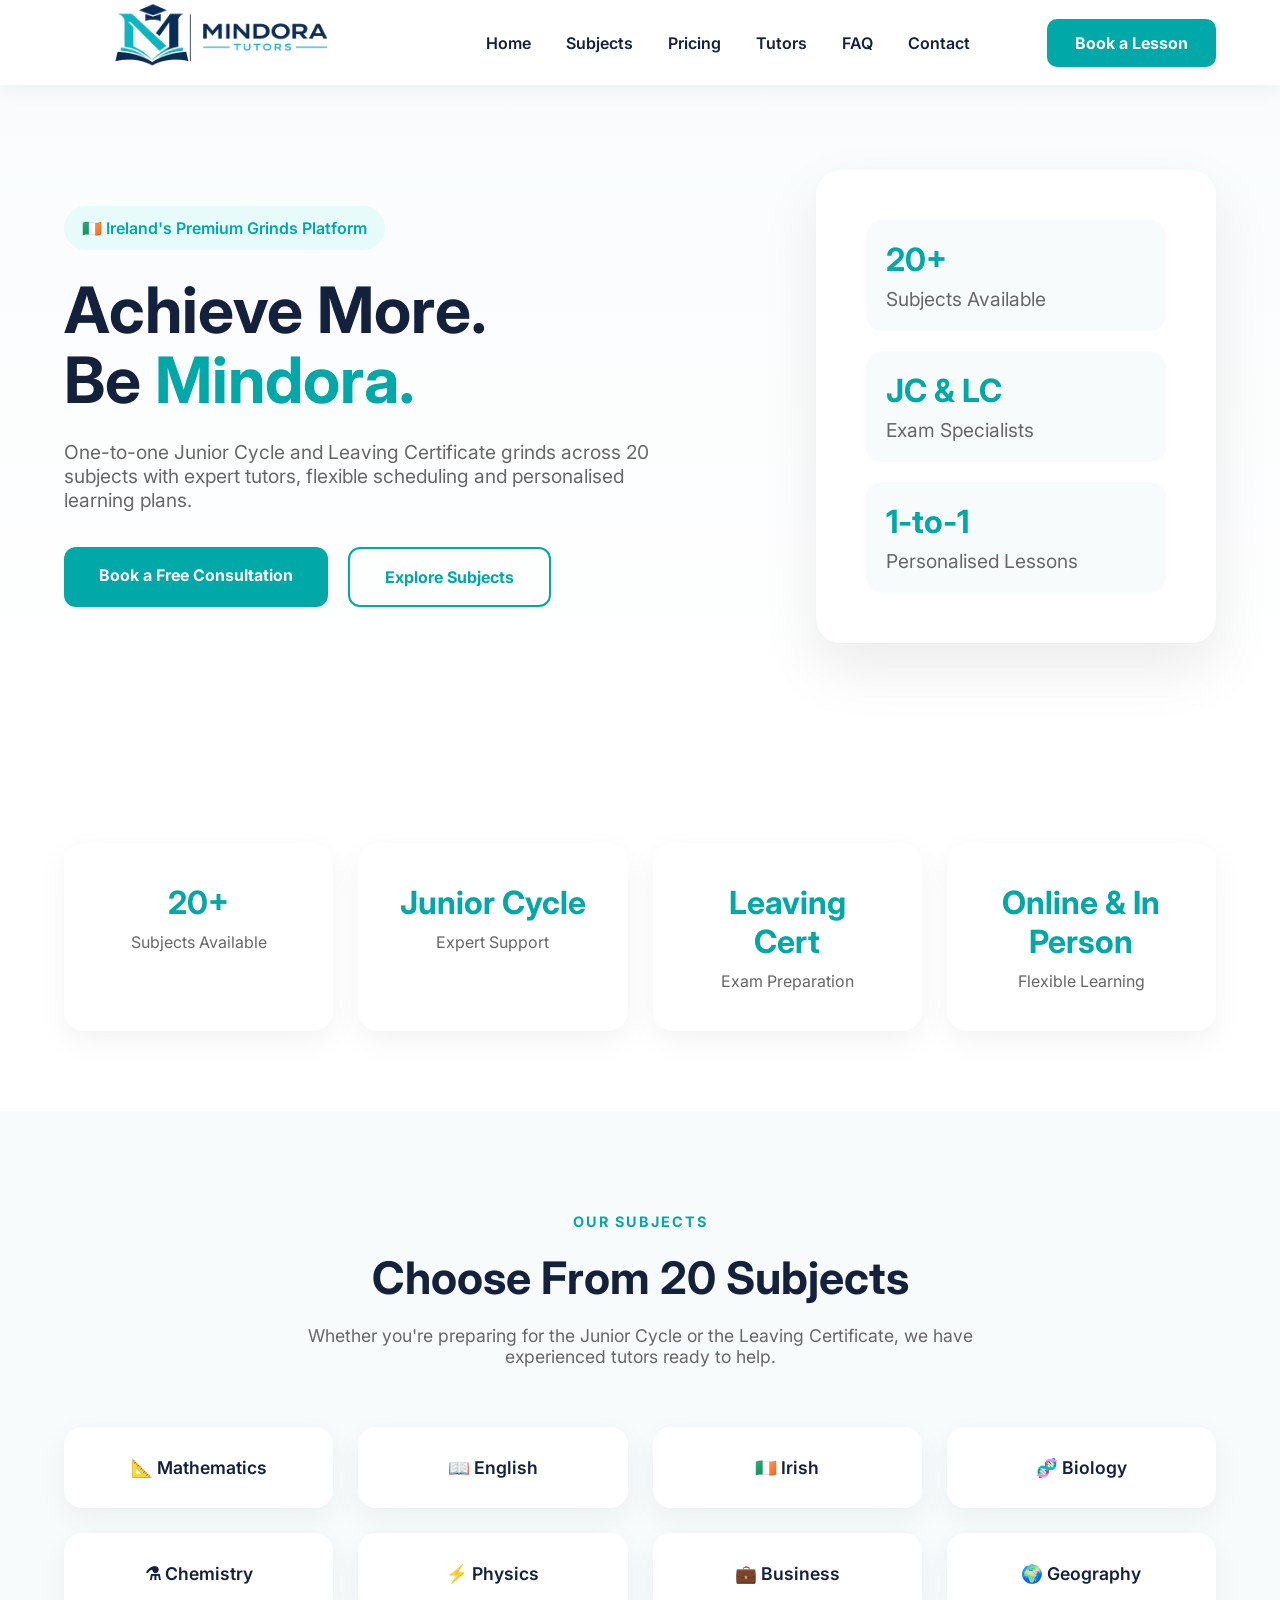
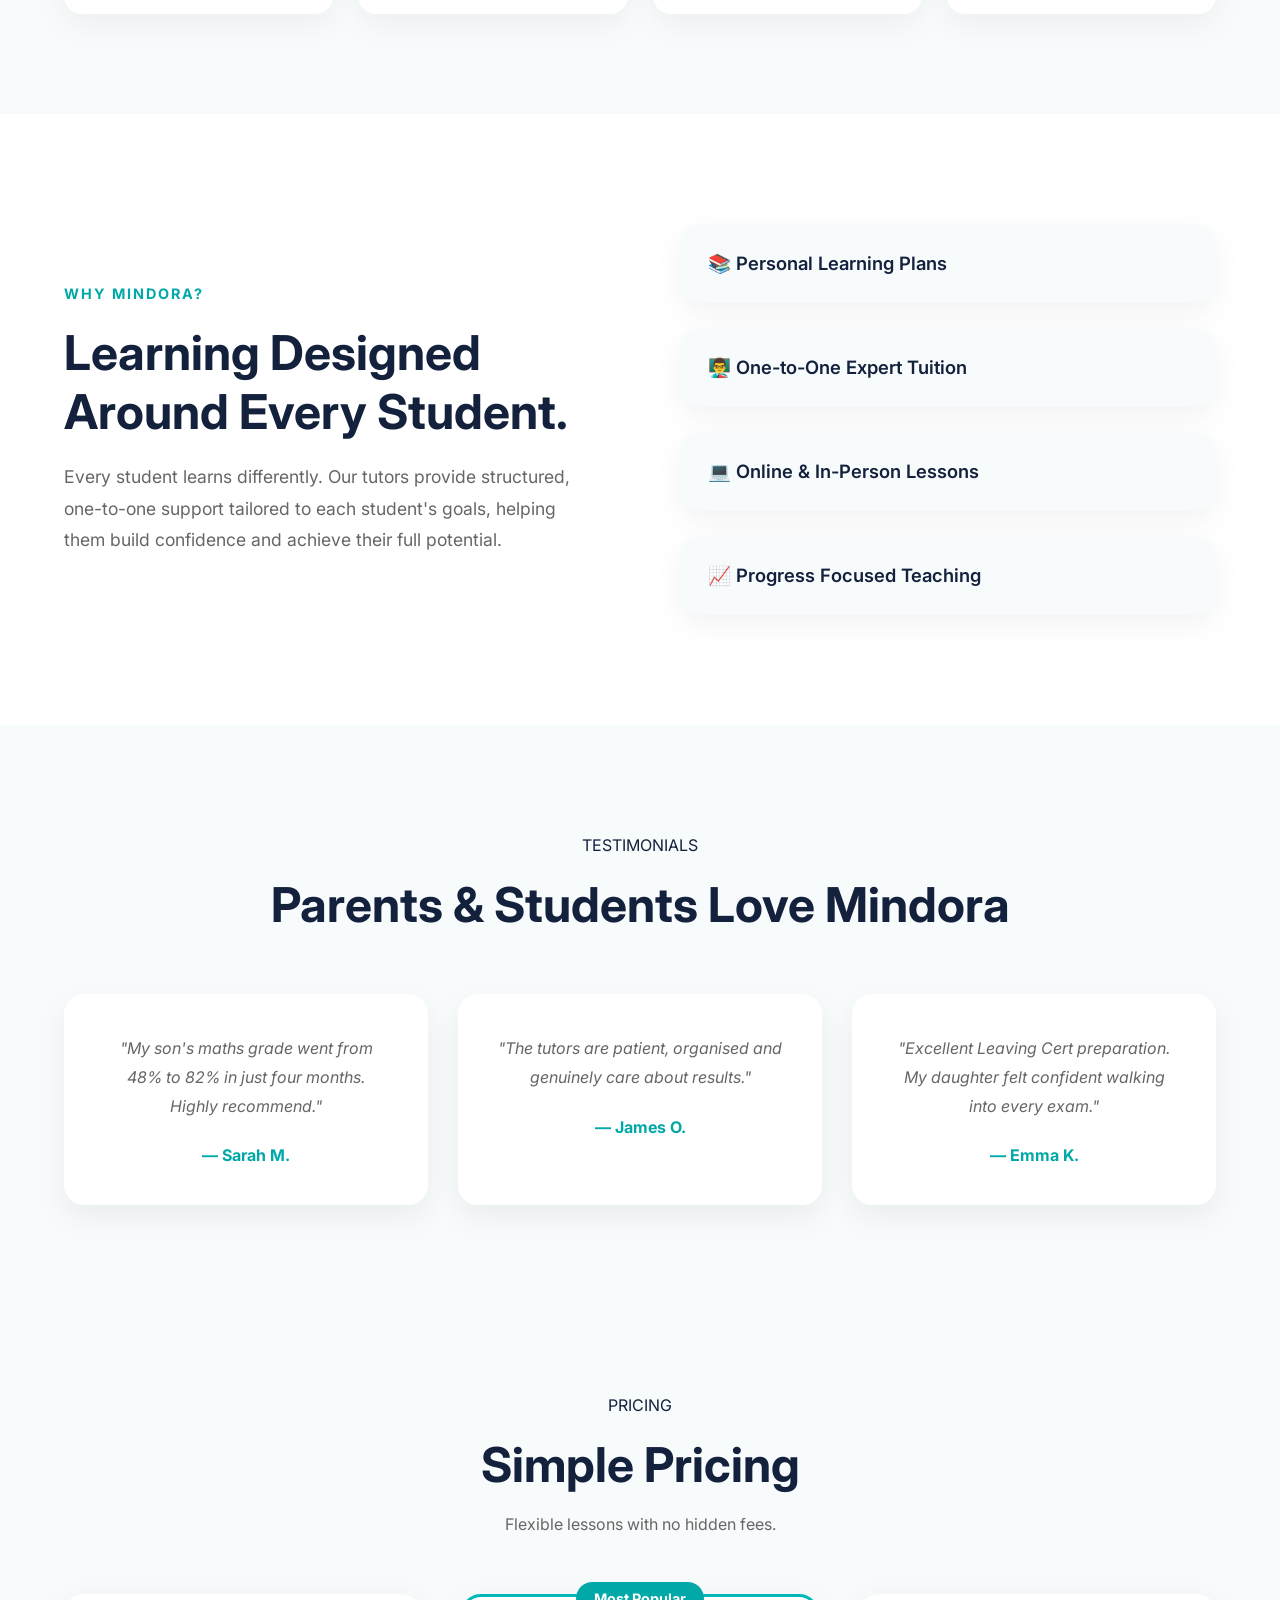
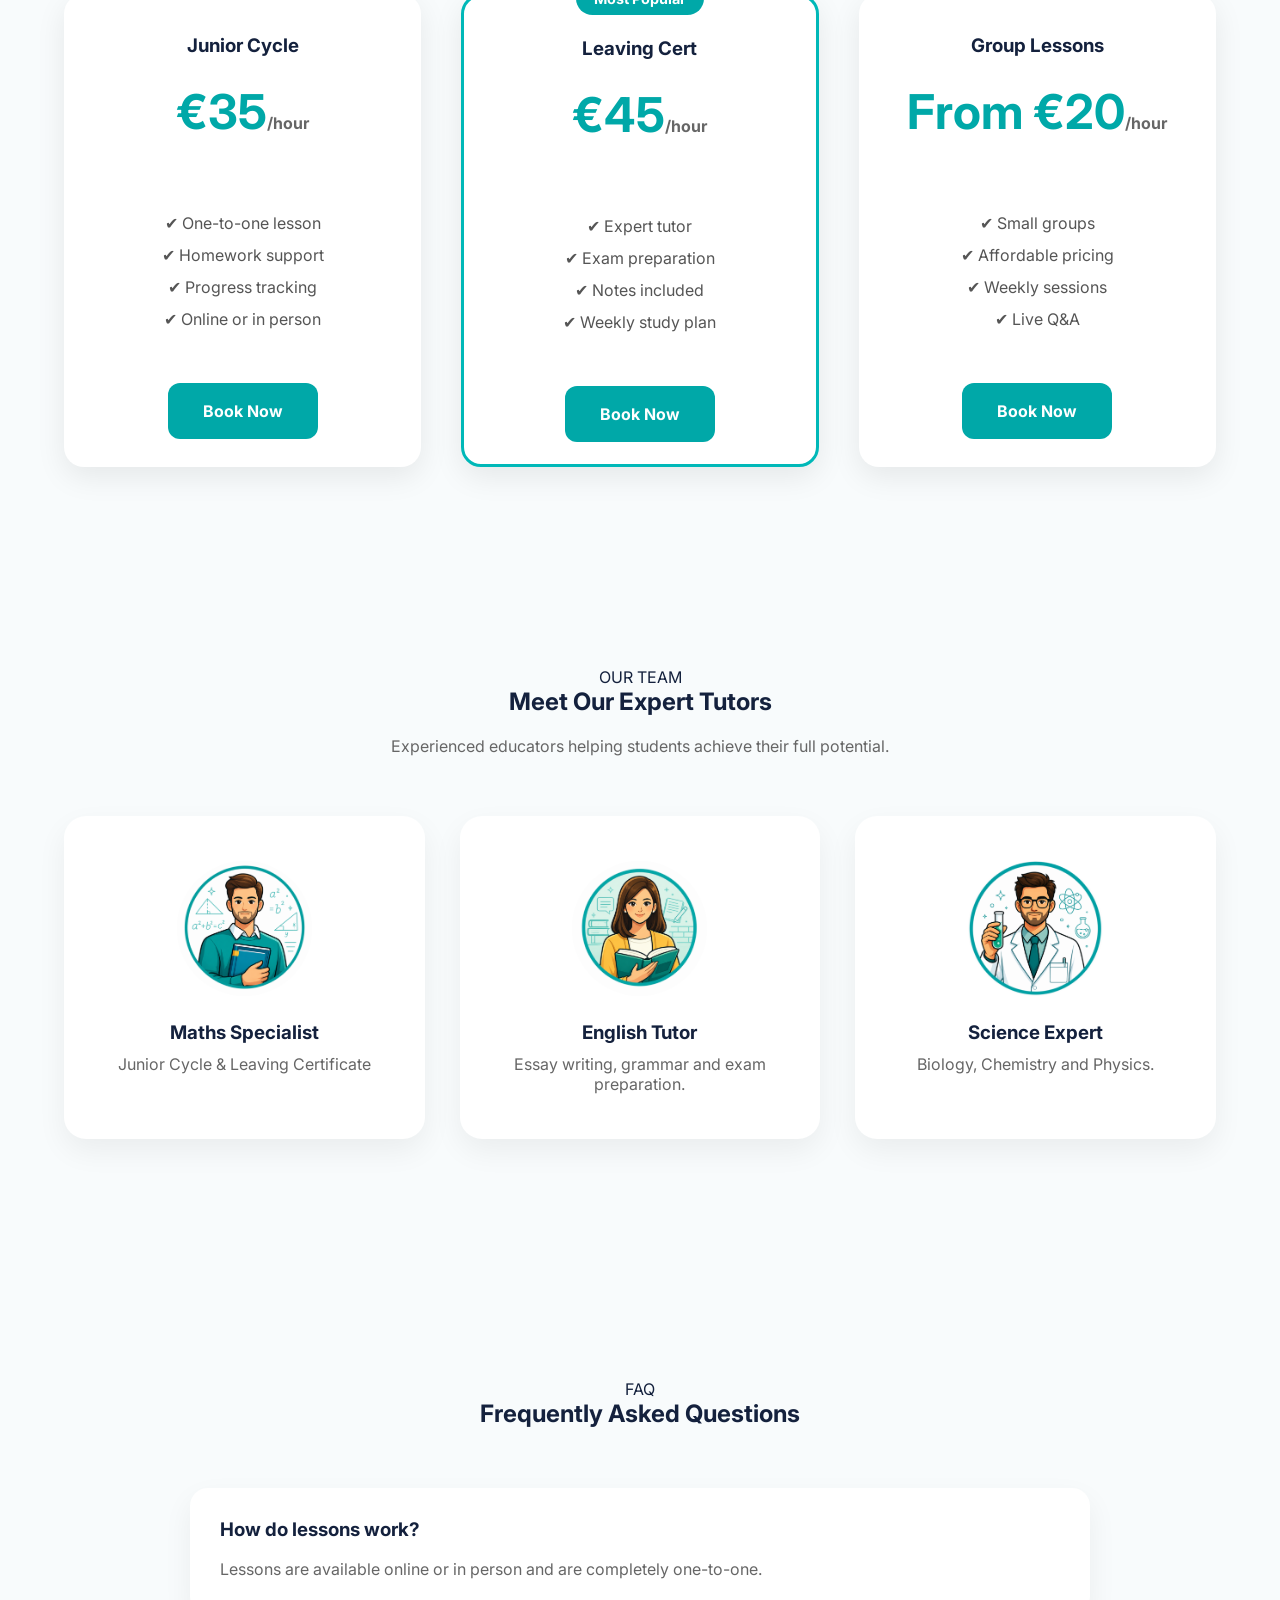
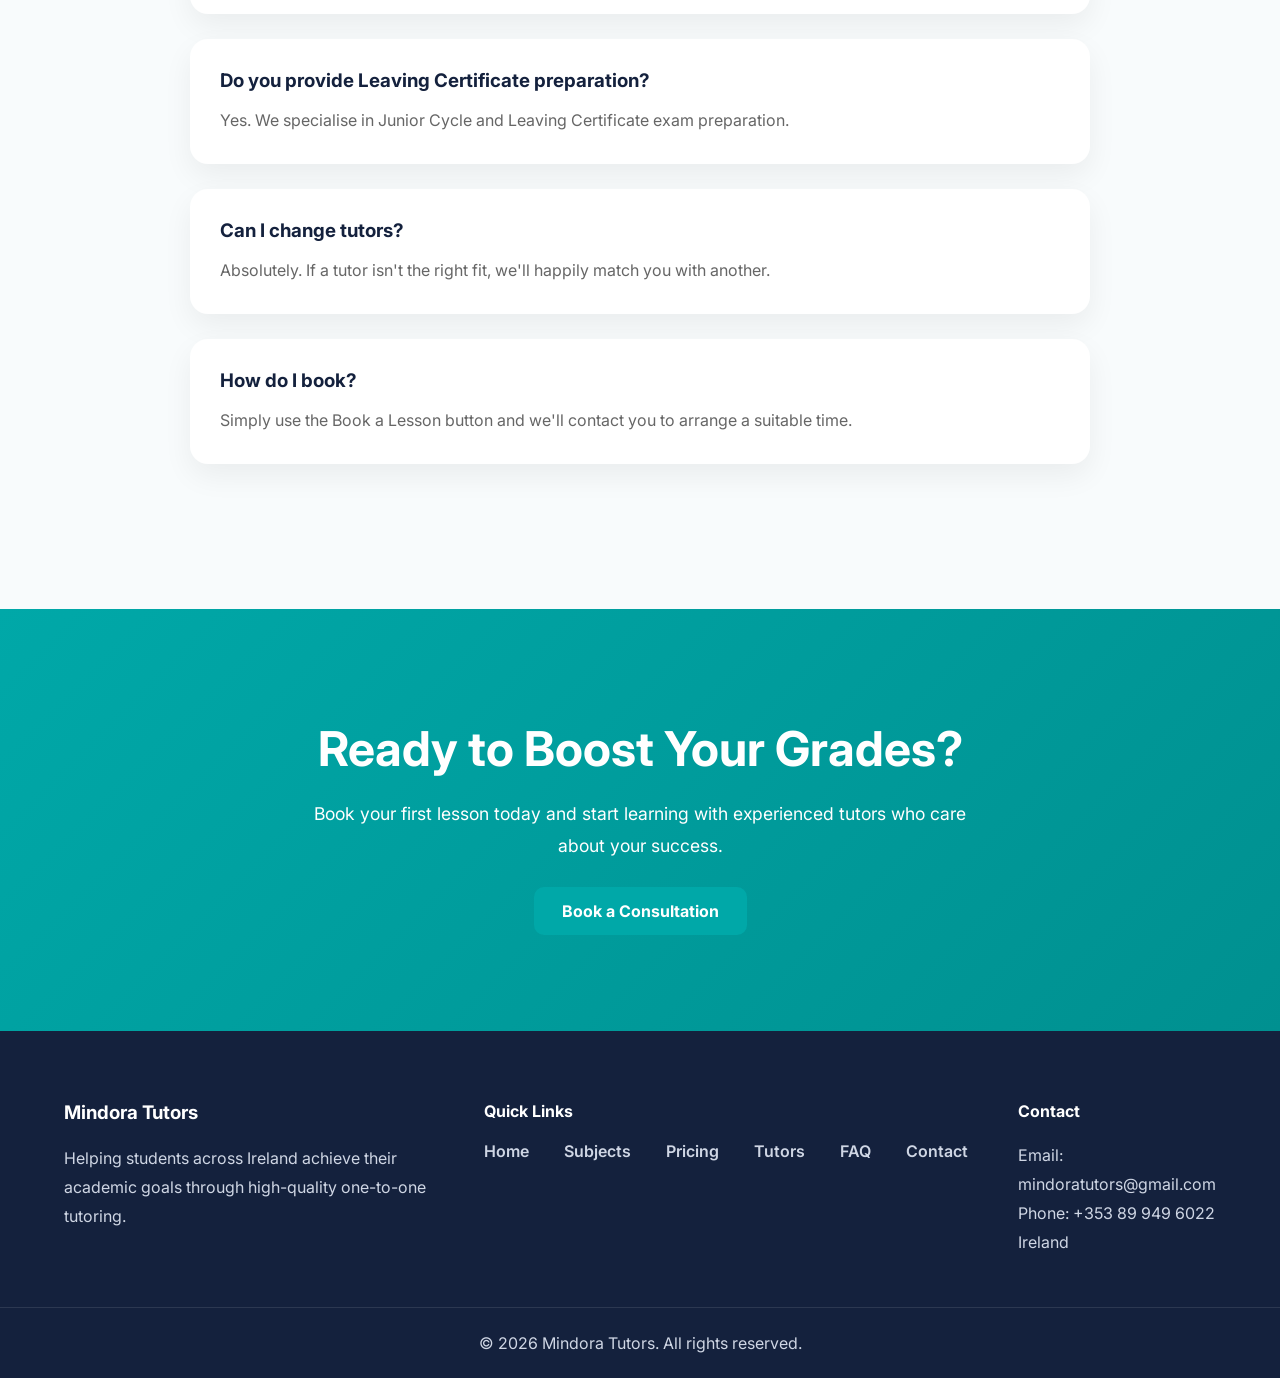
<file: index.html>
<!DOCTYPE html>
<html lang="en">
<head>
    <meta charset="UTF-8">
    <meta name="viewport" content="width=device-width, initial-scale=1.0">
    <title>Mindora Tutors | Junior Cycle & Leaving Certificate Grinds</title>

    <link rel="preconnect" href="https://fonts.googleapis.com">
    <link rel="preconnect" href="https://fonts.gstatic.com" crossorigin>

    <link href="https://fonts.googleapis.com/css2?family=Inter:wght@300;400;500;600;700;800&family=Playfair+Display:wght@700;800&display=swap" rel="stylesheet">

    <link rel="stylesheet" href="css/style.css">
    <link rel="icon" type="image/png" href="images/favicon.png">
</head>

<body>

<header class="navbar">
    <div class="container">
        <div class="nav-container">

            <a href="index.html" class="logo">
                <img src="images/logo.png" alt="Mindora Tutors Logo">
            </a>

            <!-- Hamburger Menu Button -->
            <button class="menu-toggle" id="menu-toggle">
                ☰
            </button>

            <nav id="nav-menu">
                <ul class="nav-links">
                    <li><a href="index.html">Home</a></li>
                    <li><a href="subjects.html">Subjects</a></li>
                    <li><a href="pricing.html">Pricing</a></li>
                    <li><a href="tutors.html">Tutors</a></li>
                    <li><a href="faq.html">FAQ</a></li>
                    <li><a href="contact.html">Contact</a></li>
                </ul>
            </nav>

            <a href="contact.html" class="book-btn desktop-btn">
                Book a Lesson
            </a>

        </div>
    </div>
</header>
<section class="hero">

    <div class="container hero-content">

        <div class="hero-left">

            <span class="hero-tag">
                🇮🇪 Ireland's Premium Grinds Platform
            </span>

            <h1>
                Achieve More.
                <br>
                Be <span>Mindora.</span>
            </h1>

            <p>
                One-to-one Junior Cycle and Leaving Certificate grinds
                across 20 subjects with expert tutors, flexible scheduling
                and personalised learning plans.
            </p>

            <div class="hero-buttons">

                <a href="contact.html#contact-form" class="primary-btn">
    Book a Free Consultation
</a>

                <a href="subjects.html" class="secondary-btn">
                    Explore Subjects
                </a>

            </div>

        </div>

        <div class="hero-card">

    <div class="stat">

        <h2>20+</h2>

        <p>Subjects Available</p>

    </div>

    <div class="stat">

        <h2>JC & LC</h2>

        <p>Exam Specialists</p>

    </div>

    <div class="stat">

        <h2>1-to-1</h2>

        <p>Personalised Lessons</p>

    </div>

</div>

        </div>

    </div>

</section>
<section class="trust">

    <div class="container trust-container">

        <div class="trust-item">
            <h2>20+</h2>
            <p>Subjects Available</p>
        </div>

        <div class="trust-item">
            <h2>Junior Cycle</h2>
            <p>Expert Support</p>
        </div>

        <div class="trust-item">
            <h2>Leaving Cert</h2>
            <p>Exam Preparation</p>
        </div>

        <div class="trust-item">
            <h2>Online & In Person</h2>
            <p>Flexible Learning</p>
        </div>

    </div>

</section>
<section class="subjects">

    <div class="container">

        <div class="section-heading">

            <span>OUR SUBJECTS</span>

            <h2>Choose From 20 Subjects</h2>

            <p>
                Whether you're preparing for the Junior Cycle or the Leaving Certificate,
                we have experienced tutors ready to help.
            </p>

        </div>

        <div class="subjects-grid">

            <div class="subject-card">📐 Mathematics</div>
            <div class="subject-card">📖 English</div>
            <div class="subject-card">🇮🇪 Irish</div>
            <div class="subject-card">🧬 Biology</div>
            <div class="subject-card">⚗ Chemistry</div>
            <div class="subject-card">⚡ Physics</div>
            <div class="subject-card">💼 Business</div>
            <div class="subject-card">🌍 Geography</div>

        </div>

    </div>

</section>
<section class="why-mindora">

    <div class="container why-container">

        <div class="why-left">

            <span>WHY MINDORA?</span>

            <h2>Learning Designed Around Every Student.</h2>

            <p>
                Every student learns differently. Our tutors provide structured,
                one-to-one support tailored to each student's goals, helping them
                build confidence and achieve their full potential.
            </p>

        </div>

        <div class="why-right">

            <div class="feature-card">
                📚 Personal Learning Plans
            </div>

            <div class="feature-card">
                👨‍🏫 One-to-One Expert Tuition
            </div>

            <div class="feature-card">
                💻 Online & In-Person Lessons
            </div>

            <div class="feature-card">
                📈 Progress Focused Teaching
            </div>

        </div>

    </div>

</section>
<section class="testimonials">

    <div class="container">

        <span class="section-tag">TESTIMONIALS</span>

        <h2>Parents & Students Love Mindora</h2>

        <div class="testimonial-grid">

            <div class="testimonial-card">
                <p>"My son's maths grade went from 48% to 82% in just four months. Highly recommend."</p>
                <h4>— Sarah M.</h4>
            </div>

            <div class="testimonial-card">
                <p>"The tutors are patient, organised and genuinely care about results."</p>
                <h4>— James O.</h4>
            </div>

            <div class="testimonial-card">
                <p>"Excellent Leaving Cert preparation. My daughter felt confident walking into every exam."</p>
                <h4>— Emma K.</h4>
            </div>

        </div>

    </div>

</section>
<section class="pricing">

    <div class="container">

        <span class="section-tag">PRICING</span>

        <h2>Simple Pricing</h2>

        <p class="pricing-subtitle">
            Flexible lessons with no hidden fees.
        </p>

        <div class="pricing-grid">

            <div class="price-card">

                <h3>Junior Cycle</h3>

                <div class="price">€35<span>/hour</span></div>

                <ul>
                    <li>✔ One-to-one lesson</li>
                    <li>✔ Homework support</li>
                    <li>✔ Progress tracking</li>
                    <li>✔ Online or in person</li>
                </ul>

                <a href="#" class="primary-btn">Book Now</a>

            </div>

            <div class="price-card featured">

                <div class="popular">Most Popular</div>

                <h3>Leaving Cert</h3>

                <div class="price">€45<span>/hour</span></div>

                <ul>
                    <li>✔ Expert tutor</li>
                    <li>✔ Exam preparation</li>
                    <li>✔ Notes included</li>
                    <li>✔ Weekly study plan</li>
                </ul>

                <a href="#" class="primary-btn">Book Now</a>

            </div>

            <div class="price-card">

                <h3>Group Lessons</h3>

                <div class="price">From €20<span>/hour</span></div>

                <ul>
                    <li>✔ Small groups</li>
                    <li>✔ Affordable pricing</li>
                    <li>✔ Weekly sessions</li>
                    <li>✔ Live Q&A</li>
                </ul>

                <a href="#" class="primary-btn">Book Now</a>

            </div>

        </div>

    </div>

</section>
<section class="tutors">

    <div class="container">

        <span class="section-tag">OUR TEAM</span>

        <h2>Meet Our Expert Tutors</h2>

        <p class="section-description">
            Experienced educators helping students achieve their full potential.
        </p>

        <div class="tutor-grid">

            <div class="tutor-card">
                <img src="images/maths-tutor.png" alt="Maths Tutor" class="tutor-avatar">
                <h3>Maths Specialist</h3>
                <p>Junior Cycle & Leaving Certificate</p>
            </div>

            <div class="tutor-card">
                <img src="images/english-tutor.png" alt="English Tutor" class="tutor-avatar">
                <h3>English Tutor</h3>
                <p>Essay writing, grammar and exam preparation.</p>
            </div>

            <div class="tutor-card">
                <img src="images/science-tutor.png" alt="Science Tutor" class="tutor-avatar">
                <h3>Science Expert</h3>
                <p>Biology, Chemistry and Physics.</p>
            </div>

        </div>

    </div>

</section>
<section class="faq">

    <div class="container">

        <span class="section-tag">FAQ</span>

        <h2>Frequently Asked Questions</h2>

        <div class="faq-container">

            <div class="faq-item">
                <h3>How do lessons work?</h3>
                <p>Lessons are available online or in person and are completely one-to-one.</p>
            </div>

            <div class="faq-item">
                <h3>Do you provide Leaving Certificate preparation?</h3>
                <p>Yes. We specialise in Junior Cycle and Leaving Certificate exam preparation.</p>
            </div>

            <div class="faq-item">
                <h3>Can I change tutors?</h3>
                <p>Absolutely. If a tutor isn't the right fit, we'll happily match you with another.</p>
            </div>

            <div class="faq-item">
                <h3>How do I book?</h3>
                <p>Simply use the Book a Lesson button and we'll contact you to arrange a suitable time.</p>
            </div>

        </div>

    </div>

</section>
<section class="cta">

    <div class="container">

        <h2>Ready to Boost Your Grades?</h2>

        <p>
            Book your first lesson today and start learning with experienced tutors who care about your success.
        </p>

        <a href="contact.html#contact-form" class="book-btn">Book a Consultation</a>

    </div>

</section>
<footer class="footer">

    <div class="container footer-grid">

        <div>

            <h3>Mindora Tutors</h3>

            <p>
                Helping students across Ireland achieve their academic goals through high-quality one-to-one tutoring.
            </p>

        </div>

        <div>

            <h4>Quick Links</h4>

            <ul class="nav-links">
    <li><a href="index.html">Home</a></li>
    <li><a href="subjects.html">Subjects</a></li>
    <li><a href="pricing.html" class="active">Pricing</a></li>
    <li><a href="tutors.html">Tutors</a></li>
    <li><a href="faq.html">FAQ</a></li>
    <li><a href="contact.html">Contact</a></li>
</ul>

        </div>

        <div>

            <h4>Contact</h4>

            <p>Email: mindoratutors@gmail.com</p>
            <p>Phone: +353 89 949 6022</p>
            <p>Ireland</p>

        </div>

    </div>

    <div class="footer-bottom">

        © 2026 Mindora Tutors. All rights reserved.

    </div>

</footer>
<script src="js/script.js"></script>

</body>

</html>
</file>
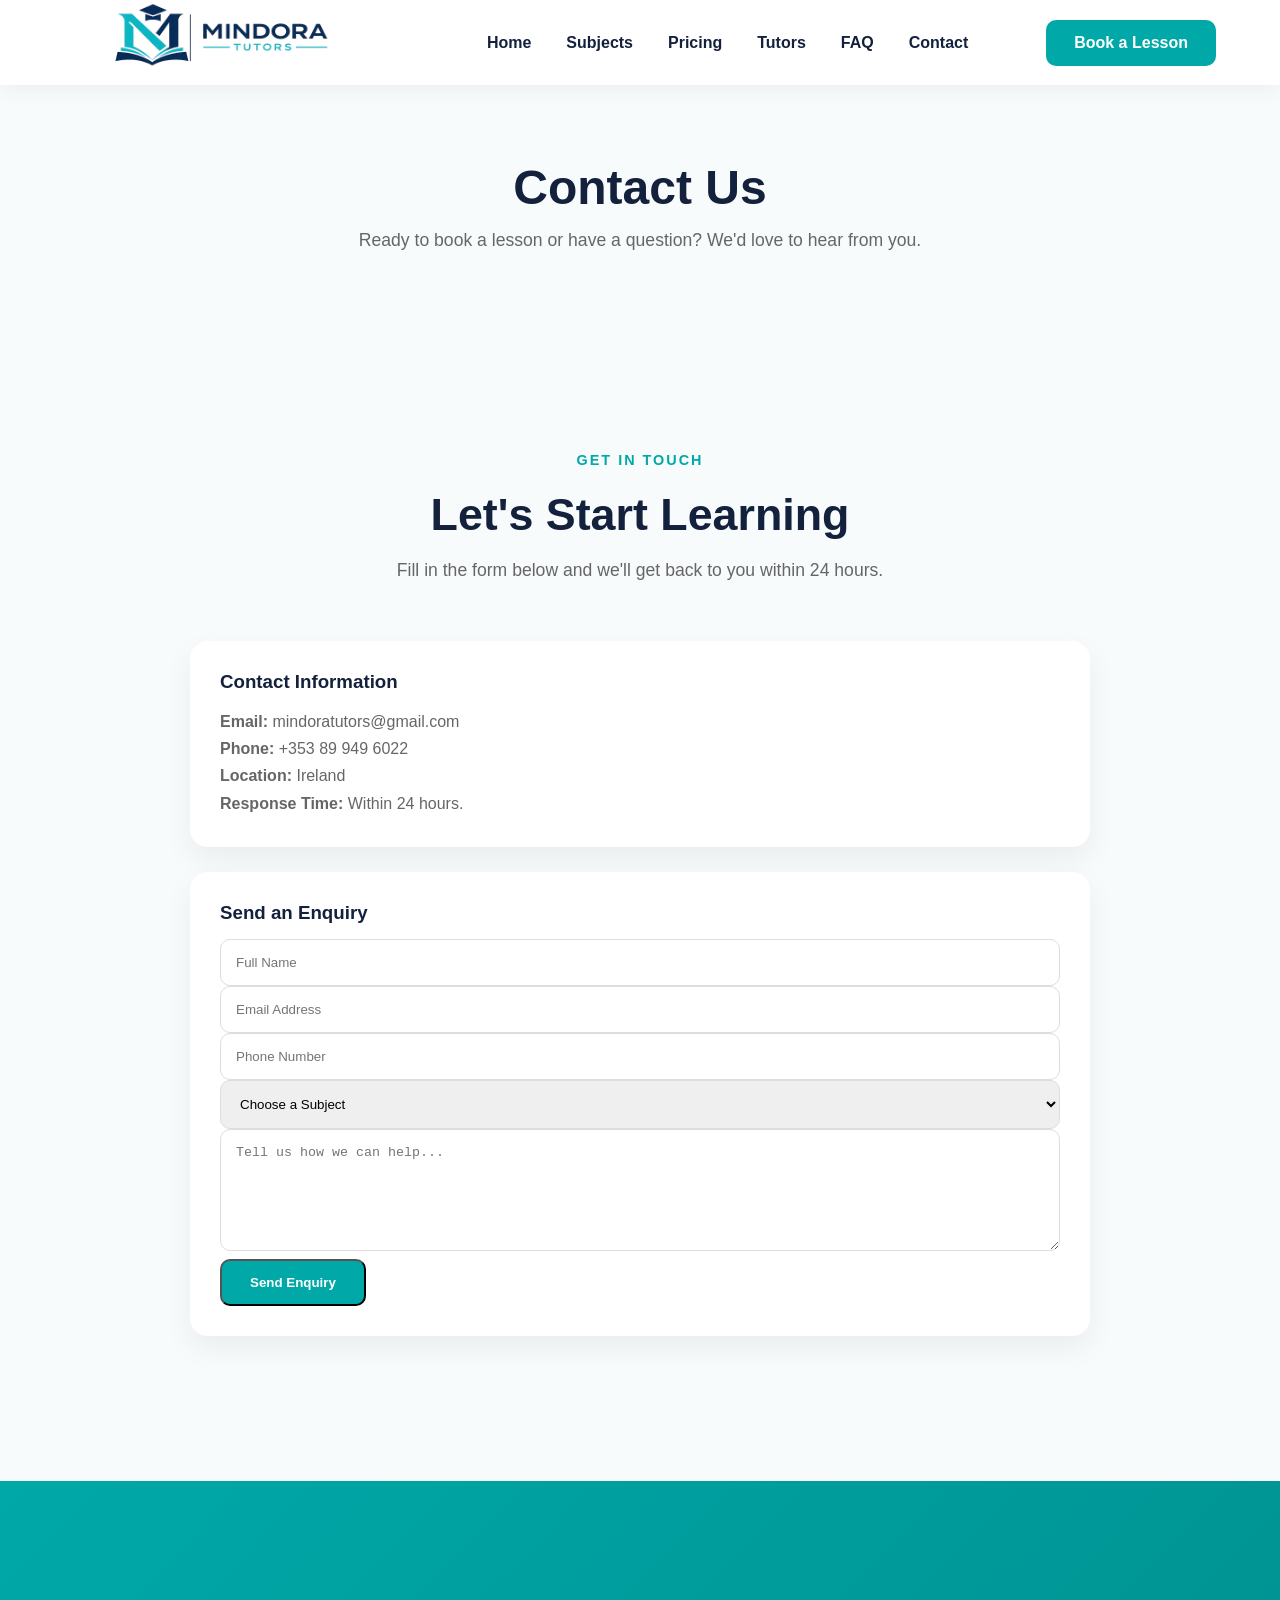
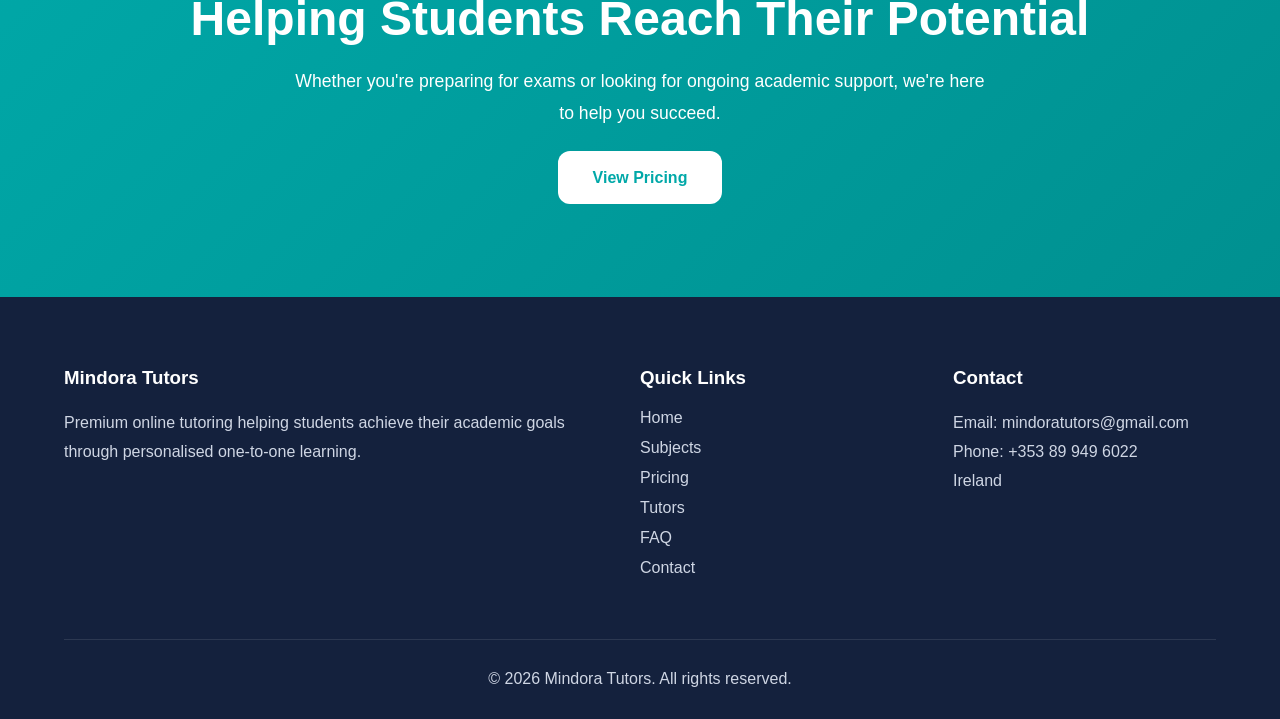
<file: contact.html>
<!DOCTYPE html>
<html lang="en">
<head>
    <meta charset="UTF-8">
    <meta name="viewport" content="width=device-width, initial-scale=1.0">
    <title>Contact | Mindora Tutors</title>
    <link rel="stylesheet" href="css/style.css">
    <link rel="icon" type="image/png" href="images/favicon.png">
</head>

<body>

<header class="navbar">
    <div class="container">
        <div class="nav-container">

            <a href="index.html" class="logo">
                <img src="images/logo.png" alt="Mindora Tutors Logo">
            </a>

            <!-- Hamburger Menu Button -->
            <button class="menu-toggle" id="menu-toggle">
                ☰
            </button>

            <nav id="nav-menu">
                <ul class="nav-links">
                    <li><a href="index.html">Home</a></li>
                    <li><a href="subjects.html">Subjects</a></li>
                    <li><a href="pricing.html">Pricing</a></li>
                    <li><a href="tutors.html">Tutors</a></li>
                    <li><a href="faq.html">FAQ</a></li>
                    <li><a href="contact.html">Contact</a></li>
                </ul>
            </nav>

            <a href="contact.html" class="book-btn desktop-btn">
                Book a Lesson
            </a>

        </div>
    </div>
</header>

<section class="page-hero">
    <div class="container">
        <h1>Contact Us</h1>
        <p>Ready to book a lesson or have a question? We'd love to hear from you.</p>
    </div>
</section>

<section class="faq">

    <div class="container">

        <div class="section-heading">
            <span>GET IN TOUCH</span>
            <h2>Let's Start Learning</h2>
            <p>Fill in the form below and we'll get back to you within 24 hours.</p>
        </div>

        <div class="faq-container">

            <div class="faq-item">

                <h3>Contact Information</h3>

                <p><strong>Email:</strong> mindoratutors@gmail.com</p>
                <p><strong>Phone:</strong> +353 89 949 6022</p>
                <p><strong>Location:</strong> Ireland</p>
                <p><strong>Response Time:</strong> Within 24 hours.</p>

            </div>

            <div class="faq-item">

                <h3>Send an Enquiry</h3>

                <form action="https://api.web3forms.com/submit" method="POST">

                    <input type="hidden" name="access_key" value="95cdcf58-7885-4b85-8ddf-c5d3a294105d">

                    <input type="hidden" name="from_name" value="Mindora Tutors">

                    <input type="hidden" name="subject" value="New Mindora Tutors Enquiry">

                    <input type="hidden" name="redirect" value="thank-you.html">

                    <input type="checkbox" name="botcheck" style="display:none;">

                    <p>
                        <input
                            type="text"
                            name="name"
                            placeholder="Full Name"
                            required
                            style="width:100%;padding:15px;border:1px solid #ddd;border-radius:10px;">
                    </p>

                    <p>
                        <input
                            type="email"
                            name="email"
                            placeholder="Email Address"
                            required
                            style="width:100%;padding:15px;border:1px solid #ddd;border-radius:10px;">
                    </p>

                    <p>
                        <input
                            type="tel"
                            name="phone"
                            placeholder="Phone Number"
                            style="width:100%;padding:15px;border:1px solid #ddd;border-radius:10px;">
                    </p>

                    <p>
                        <select
                            name="lesson_subject"
                            style="width:100%;padding:15px;border:1px solid #ddd;border-radius:10px;">

                            <option value="">Choose a Subject</option>
                            <option>Mathematics</option>
                            <option>English</option>
                            <option>Irish</option>
                            <option>Biology</option>
                            <option>Chemistry</option>
                            <option>Physics</option>
                            <option>Business</option>
                            <option>Accounting</option>
                            <option>Computer Science</option>
                            <option>History</option>
                            <option>Geography</option>
                            <option>Other</option>

                        </select>
                    </p>

                    <p>
                        <textarea
                            name="message"
                            rows="6"
                            placeholder="Tell us how we can help..."
                            required
                            style="width:100%;padding:15px;border:1px solid #ddd;border-radius:10px;"></textarea>
                    </p>

                    <button type="submit" class="book-btn">
                        Send Enquiry
                    </button>

                </form>

            </div>

        </div>

    </div>

</section>

<section class="cta">
    <div class="container">

        <h2>Helping Students Reach Their Potential</h2>

        <p>
            Whether you're preparing for exams or looking for ongoing academic support,
            we're here to help you succeed.
        </p>

        <a href="pricing.html" class="primary-btn">
            View Pricing
        </a>

    </div>
</section>

<footer class="footer">

    <div class="container">

        <div class="footer-grid">

            <div>

                <h3>Mindora Tutors</h3>

                <p>
                    Premium online tutoring helping students achieve
                    their academic goals through personalised one-to-one learning.
                </p>

            </div>

            <div>

                <h3>Quick Links</h3>

                <ul>
                    <li><a href="index.html">Home</a></li>
                    <li><a href="subjects.html">Subjects</a></li>
                    <li><a href="pricing.html">Pricing</a></li>
                    <li><a href="tutors.html">Tutors</a></li>
                    <li><a href="faq.html">FAQ</a></li>
                    <li><a href="contact.html">Contact</a></li>
                </ul>

            </div>

            <div>

                <h3>Contact</h3>

                <p>Email: mindoratutors@gmail.com</p>
                <p>Phone: +353 89 949 6022</p>
                <p>Ireland</p>

            </div>

        </div>

        <div class="footer-bottom">
            <p>&copy; 2026 Mindora Tutors. All rights reserved.</p>
        </div>

    </div>

</footer>
<script src="js/script.js"></script>

</body>
</html>
</file>
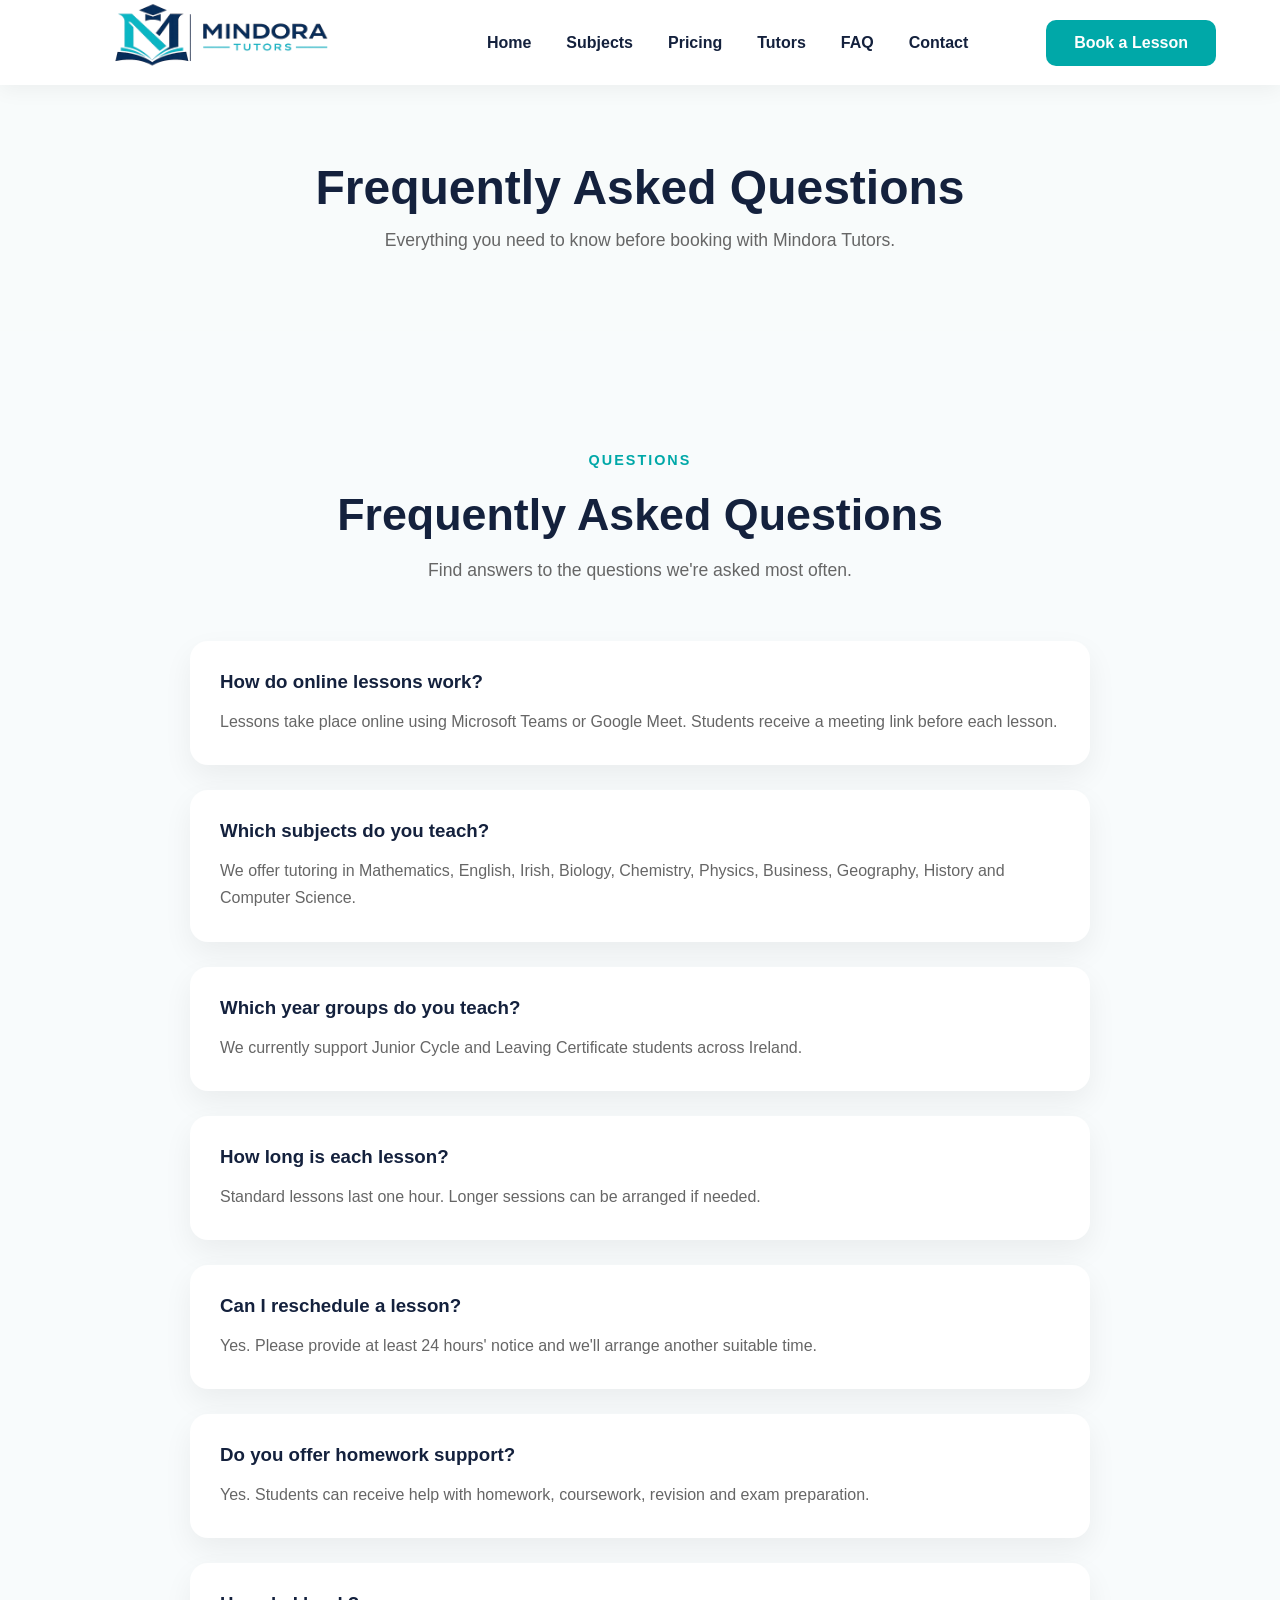
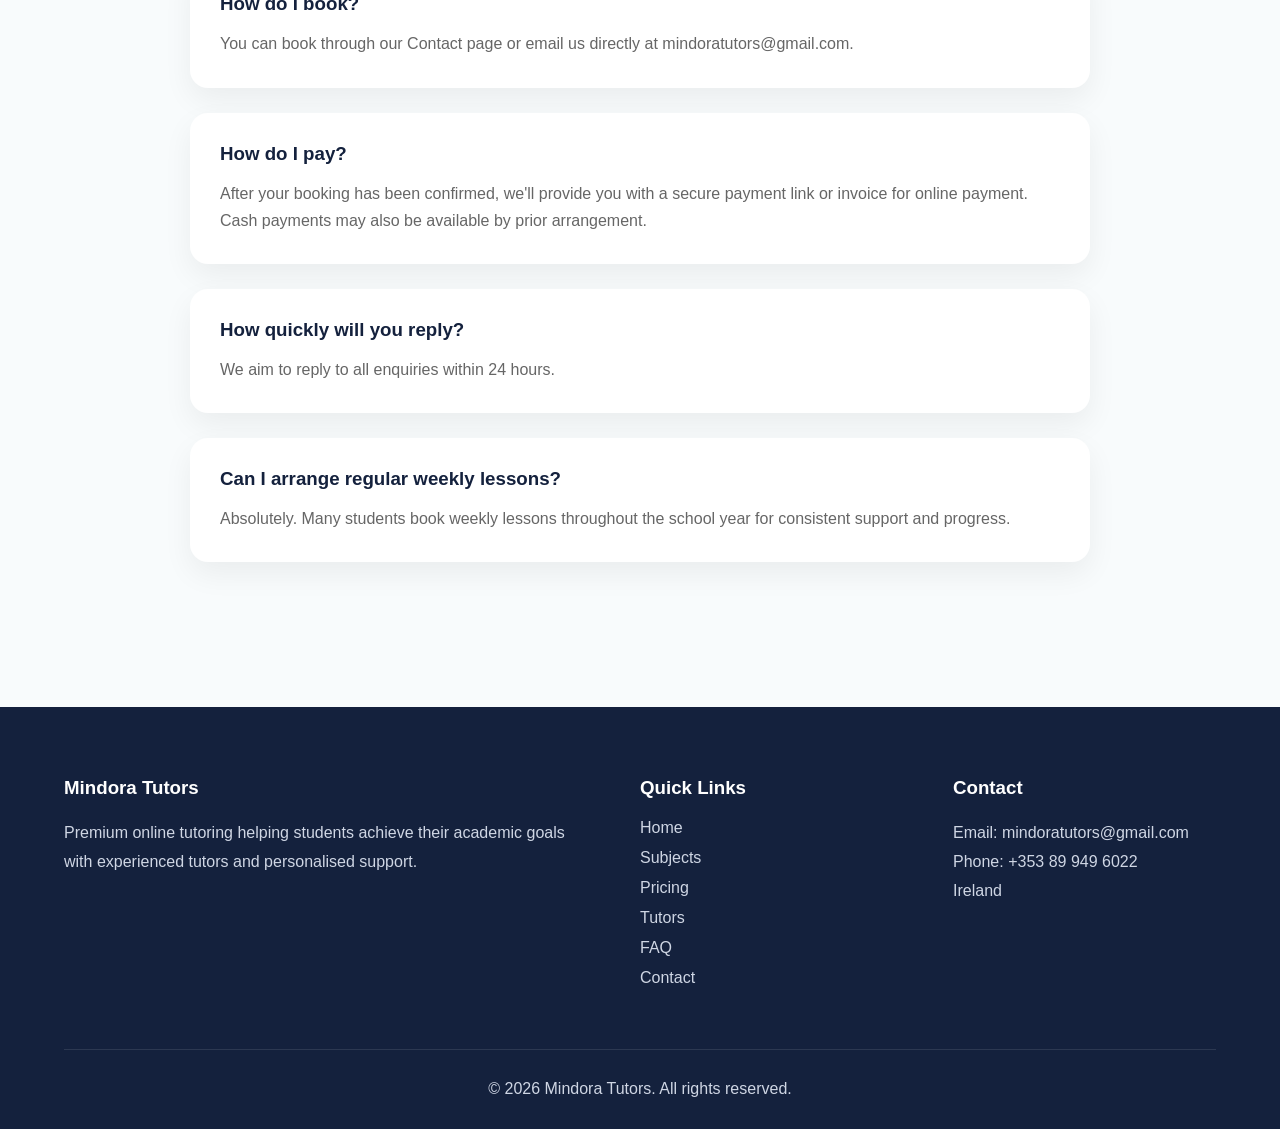
<file: faq.html>
<!DOCTYPE html>
<html lang="en">
<head>
    <meta charset="UTF-8">
    <meta name="viewport" content="width=device-width, initial-scale=1.0">
    <title>FAQ | Mindora Tutors</title>

    <link rel="stylesheet" href="css/style.css">
    <link rel="icon" type="image/png" href="images/favicon.png">
</head>

<body>

<header class="navbar">
    <div class="container">
        <div class="nav-container">

            <a href="index.html" class="logo">
                <img src="images/logo.png" alt="Mindora Tutors Logo">
            </a>

            <!-- Hamburger Menu Button -->
            <button class="menu-toggle" id="menu-toggle">
                ☰
            </button>

            <nav id="nav-menu">
                <ul class="nav-links">
                    <li><a href="index.html">Home</a></li>
                    <li><a href="subjects.html">Subjects</a></li>
                    <li><a href="pricing.html">Pricing</a></li>
                    <li><a href="tutors.html">Tutors</a></li>
                    <li><a href="faq.html">FAQ</a></li>
                    <li><a href="contact.html">Contact</a></li>
                </ul>
            </nav>

            <a href="contact.html" class="book-btn desktop-btn">
                Book a Lesson
            </a>

        </div>
    </div>
</header>

<section class="page-hero">
    <div class="container">
        <h1>Frequently Asked Questions</h1>
        <p>Everything you need to know before booking with Mindora Tutors.</p>
    </div>
</section>

<section class="faq">

    <div class="container">

        <div class="section-heading">
            <span>QUESTIONS</span>
            <h2>Frequently Asked Questions</h2>
            <p>Find answers to the questions we're asked most often.</p>
        </div>

        <div class="faq-container">

            <div class="faq-item">
                <h3>How do online lessons work?</h3>
                <p>Lessons take place online using Microsoft Teams or Google Meet. Students receive a meeting link before each lesson.</p>
            </div>

            <div class="faq-item">
                <h3>Which subjects do you teach?</h3>
                <p>We offer tutoring in Mathematics, English, Irish, Biology, Chemistry, Physics, Business, Geography, History and Computer Science.</p>
            </div>

            <div class="faq-item">
                <h3>Which year groups do you teach?</h3>
                <p>We currently support Junior Cycle and Leaving Certificate students across Ireland.</p>
            </div>

            <div class="faq-item">
                <h3>How long is each lesson?</h3>
                <p>Standard lessons last one hour. Longer sessions can be arranged if needed.</p>
            </div>

            <div class="faq-item">
                <h3>Can I reschedule a lesson?</h3>
                <p>Yes. Please provide at least 24 hours' notice and we'll arrange another suitable time.</p>
            </div>

            <div class="faq-item">
                <h3>Do you offer homework support?</h3>
                <p>Yes. Students can receive help with homework, coursework, revision and exam preparation.</p>
            </div>

            <div class="faq-item">
                <h3>How do I book?</h3>
                <p>You can book through our Contact page or email us directly at mindoratutors@gmail.com.</p>
            </div>

            <div class="faq-item">
                <h3>How do I pay?</h3>
                <p>After your booking has been confirmed, we'll provide you with a secure payment link or invoice for online payment. Cash payments may also be available by prior arrangement.</p>
            </div>

            <div class="faq-item">
                <h3>How quickly will you reply?</h3>
                <p>We aim to reply to all enquiries within 24 hours.</p>
            </div>

            <div class="faq-item">
                <h3>Can I arrange regular weekly lessons?</h3>
                <p>Absolutely. Many students book weekly lessons throughout the school year for consistent support and progress.</p>
            </div>

        </div>

    </div>

</section>

<footer class="footer">
    <div class="container">

        <div class="footer-grid">

            <div>
                <h3>Mindora Tutors</h3>
                <p>
                    Premium online tutoring helping students achieve their academic goals with experienced tutors and personalised support.
                </p>
            </div>

            <div>
                <h3>Quick Links</h3>

                <ul>
                    <li><a href="index.html">Home</a></li>
                    <li><a href="subjects.html">Subjects</a></li>
                    <li><a href="pricing.html">Pricing</a></li>
                    <li><a href="tutors.html">Tutors</a></li>
                    <li><a href="faq.html">FAQ</a></li>
                    <li><a href="contact.html">Contact</a></li>
                </ul>

            </div>

            <div>
                <h3>Contact</h3>
                <p>Email: mindoratutors@gmail.com</p>
                <p>Phone: +353 89 949 6022</p>
                <p>Ireland</p>
            </div>

        </div>

        <div class="footer-bottom">
            <p>&copy; 2026 Mindora Tutors. All rights reserved.</p>
        </div>

    </div>
</footer>
<script src="js/script.js"></script>

</body>
</html>
</file>
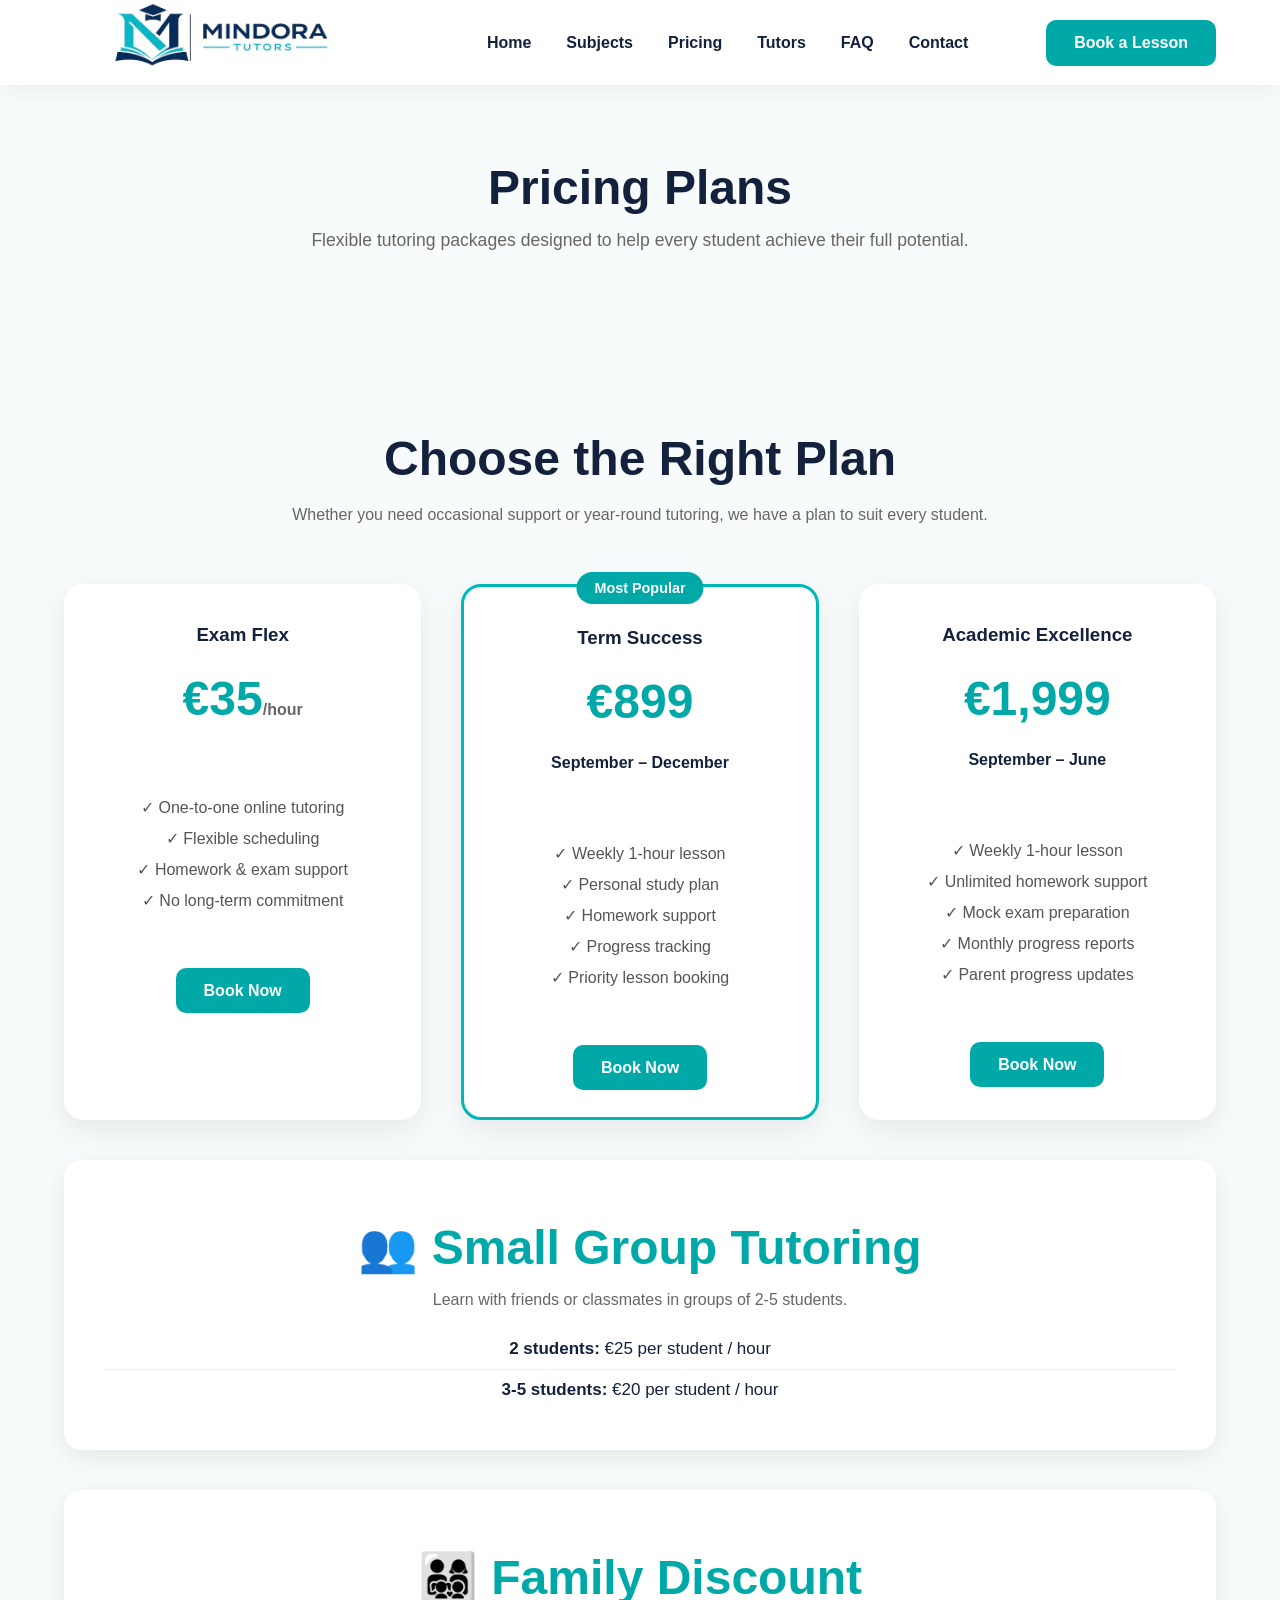
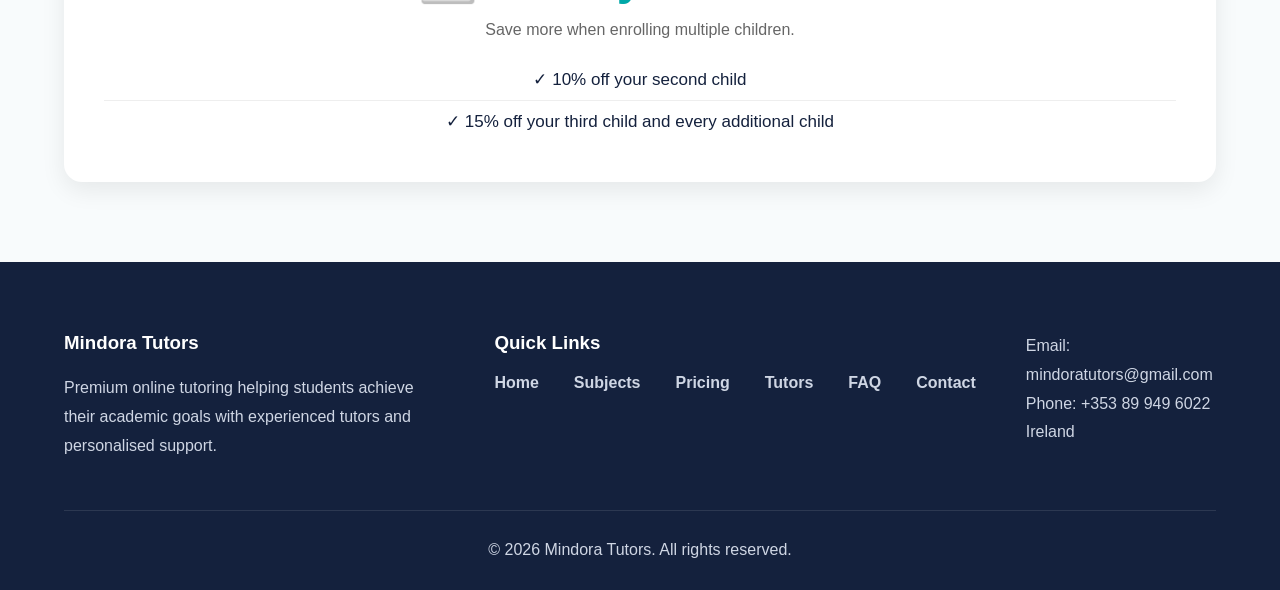
<file: pricing.html>
<!DOCTYPE html>
<html lang="en">
<head>
    <meta charset="UTF-8">
    <meta name="viewport" content="width=device-width, initial-scale=1.0">
    <title>Pricing | Mindora Tutors</title>
    <link rel="stylesheet" href="css/style.css">
    <link rel="icon" type="image/png" href="images/favicon.png">
</head>

<body>

<header class="navbar">
    <div class="container">
        <div class="nav-container">

            <a href="index.html" class="logo">
                <img src="images/logo.png" alt="Mindora Tutors Logo">
            </a>

            <!-- Hamburger Menu Button -->
            <button class="menu-toggle" id="menu-toggle">
                ☰
            </button>

            <nav id="nav-menu">
                <ul class="nav-links">
                    <li><a href="index.html">Home</a></li>
                    <li><a href="subjects.html">Subjects</a></li>
                    <li><a href="pricing.html">Pricing</a></li>
                    <li><a href="tutors.html">Tutors</a></li>
                    <li><a href="faq.html">FAQ</a></li>
                    <li><a href="contact.html">Contact</a></li>
                </ul>
            </nav>

            <a href="contact.html" class="book-btn desktop-btn">
                Book a Lesson
            </a>

        </div>
    </div>
</header>

<section class="page-hero">
    <div class="container">
        <h1>Pricing Plans</h1>
        <p>Flexible tutoring packages designed to help every student achieve their full potential.</p>
    </div>
</section>

<section class="pricing">
    <div class="container">

        <h2>Choose the Right Plan</h2>

        <p class="pricing-subtitle">
            Whether you need occasional support or year-round tutoring, we have a plan to suit every student.
        </p>

        <div class="pricing-grid">

            <div class="price-card">
                <h3>Exam Flex</h3>

                <div class="price">€35<span>/hour</span></div>

                <ul>
                    <li>✓ One-to-one online tutoring</li>
                    <li>✓ Flexible scheduling</li>
                    <li>✓ Homework & exam support</li>
                    <li>✓ No long-term commitment</li>
                </ul>

                <a href="contact.html" class="book-btn">Book Now</a>
            </div>

            <div class="price-card featured">

                <div class="popular">Most Popular</div>

                <h3>Term Success</h3>

                <div class="price">€899</div>

                <p><strong>September – December</strong></p>

                <ul>
                    <li>✓ Weekly 1-hour lesson</li>
                    <li>✓ Personal study plan</li>
                    <li>✓ Homework support</li>
                    <li>✓ Progress tracking</li>
                    <li>✓ Priority lesson booking</li>
                </ul>

                <a href="contact.html" class="book-btn">Book Now</a>

            </div>

            <div class="price-card">

                <h3>Academic Excellence</h3>

                <div class="price">€1,999</div>

                <p><strong>September – June</strong></p>

                <ul>
                    <li>✓ Weekly 1-hour lesson</li>
                    <li>✓ Unlimited homework support</li>
                    <li>✓ Mock exam preparation</li>
                    <li>✓ Monthly progress reports</li>
                    <li>✓ Parent progress updates</li>
                </ul>

                <a href="contact.html" class="book-btn">Book Now</a>

            </div>

        </div>

        <div class="group-box">

            <h2>👥 Small Group Tutoring</h2>

            <p>Learn with friends or classmates in groups of 2-5 students.</p>

            <ul>
                <li><strong>2 students:</strong> €25 per student / hour</li>
                <li><strong>3-5 students:</strong> €20 per student / hour</li>
            </ul>

        </div>

        <div class="family-box">

            <h2>👨‍👩‍👧‍👦 Family Discount</h2>

            <p>Save more when enrolling multiple children.</p>

            <ul>
                <li>✓ 10% off your second child</li>
                <li>✓ 15% off your third child and every additional child</li>
            </ul>

        </div>

    </div>
</section>

<footer class="footer">
    <div class="container">

        <div class="footer-grid">

            <div>
                <h3>Mindora Tutors</h3>
                <p>
                    Premium online tutoring helping students achieve their academic goals with experienced tutors and personalised support.
                </p>
            </div>

            <div>
                <h3>Quick Links</h3>
                <ul class="nav-links">
    <li><a href="index.html">Home</a></li>
    <li><a href="subjects.html">Subjects</a></li>
    <li><a href="pricing.html" class="active">Pricing</a></li>
    <li><a href="tutors.html">Tutors</a></li>
    <li><a href="faq.html">FAQ</a></li>
    <li><a href="contact.html">Contact</a></li>
</ul>
            </div>

            <div>
                <p>Email: mindoratutors@gmail.com</p>
            <p>Phone: +353 89 949 6022</p>
            <p>Ireland</p>
            </div>

        </div>

        <div class="footer-bottom">
            <p>&copy; 2026 Mindora Tutors. All rights reserved.</p>
        </div>

    </div>
</footer>
<script src="js/script.js"></script>

</body>
</html>
</file>
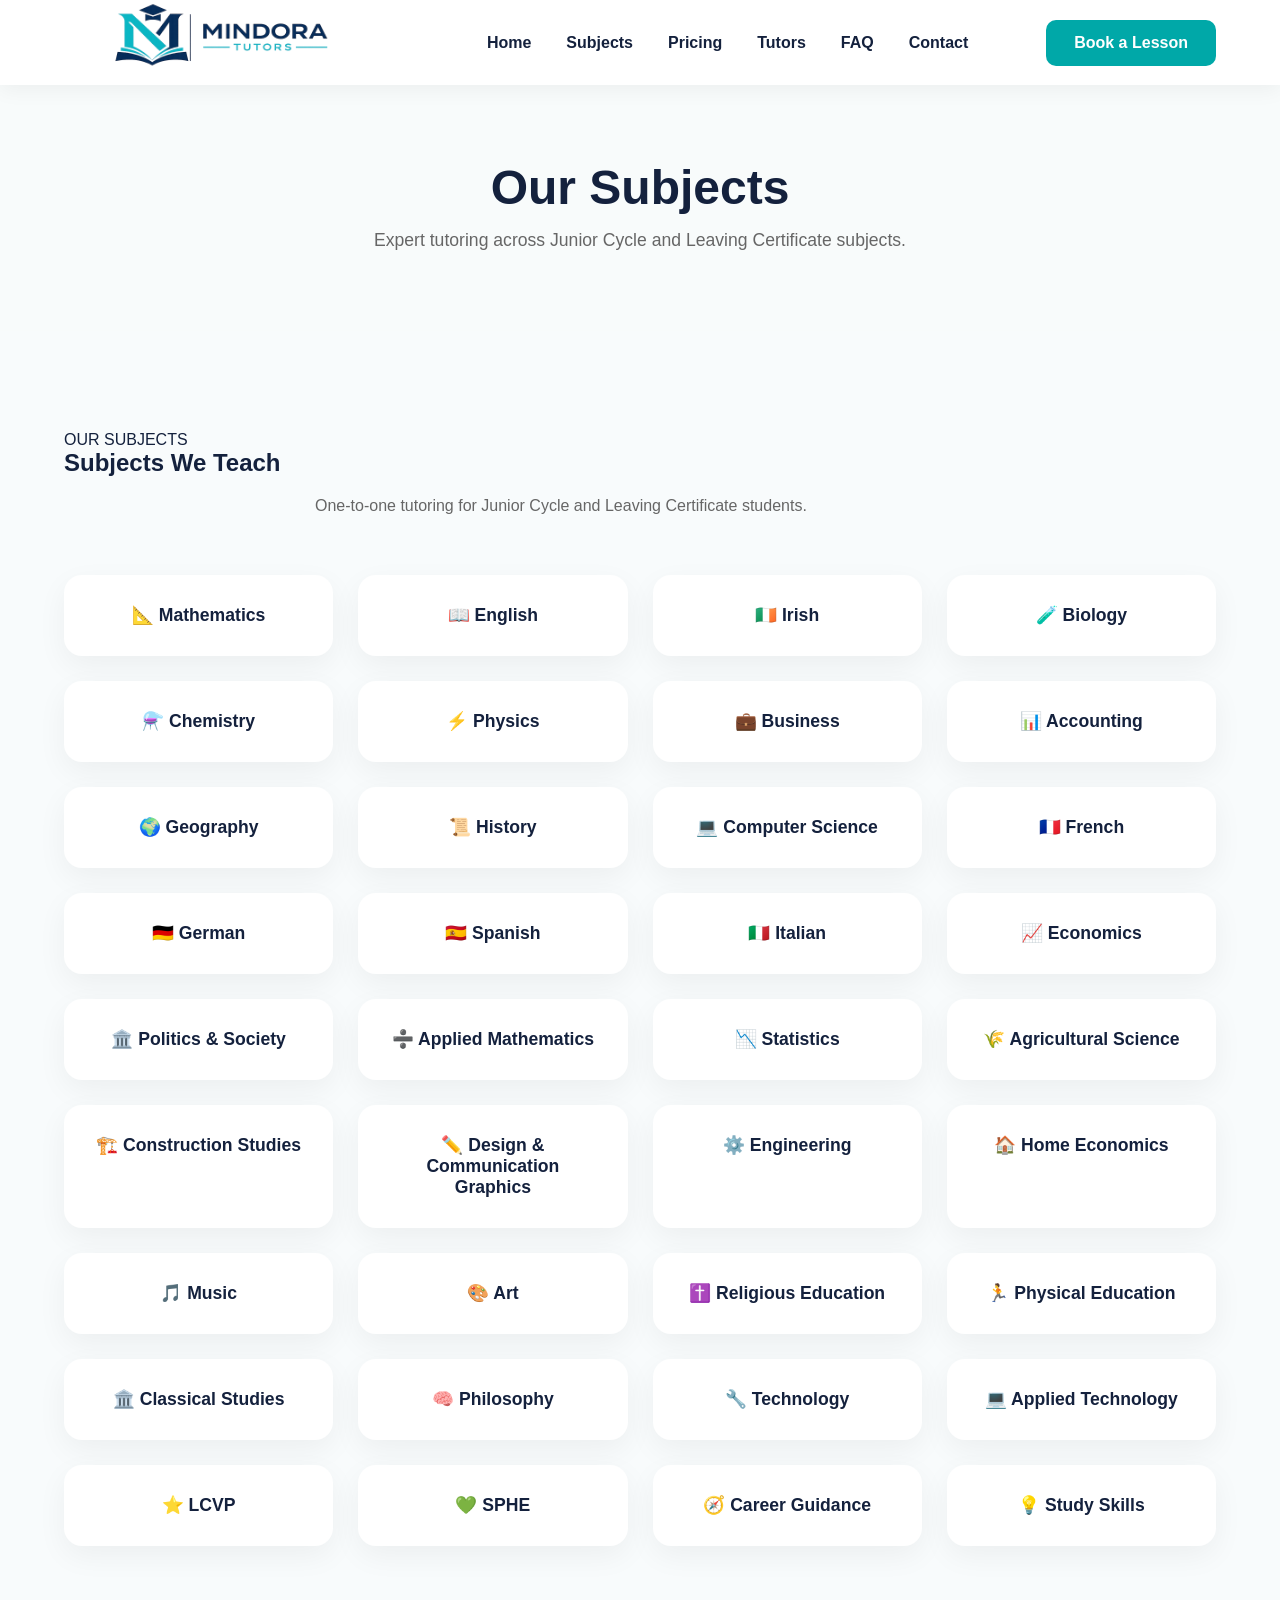
<file: subjects.html>
<!DOCTYPE html>
<html lang="en">

<head>

<meta charset="UTF-8">

<meta name="viewport" content="width=device-width, initial-scale=1.0">

<title>Subjects | Mindora Tutors</title>

<link rel="stylesheet" href="css/style.css">
<link rel="icon" type="image/png" href="images/favicon.png">

</head>

<body>

<header class="navbar">
    <div class="container">
        <div class="nav-container">

            <a href="index.html" class="logo">
                <img src="images/logo.png" alt="Mindora Tutors Logo">
            </a>

            <!-- Hamburger Menu Button -->
            <button class="menu-toggle" id="menu-toggle">
                ☰
            </button>

            <nav id="nav-menu">
                <ul class="nav-links">
                    <li><a href="index.html">Home</a></li>
                    <li><a href="subjects.html">Subjects</a></li>
                    <li><a href="pricing.html">Pricing</a></li>
                    <li><a href="tutors.html">Tutors</a></li>
                    <li><a href="faq.html">FAQ</a></li>
                    <li><a href="contact.html">Contact</a></li>
                </ul>
            </nav>

            <a href="contact.html" class="book-btn desktop-btn">
                Book a Lesson
            </a>

        </div>
    </div>
</header>

<section class="page-hero">

<div class="container">

<h1>Our Subjects</h1>

<p>Expert tutoring across Junior Cycle and Leaving Certificate subjects.</p>

</div>

</section>

<section class="subjects">

<div class="container">

<span class="section-tag">OUR SUBJECTS</span>

<h2>Subjects We Teach</h2>

<p class="section-description">
One-to-one tutoring for Junior Cycle and Leaving Certificate students.
</p>

<div class="subjects-grid">

<div class="subject-card">📐 Mathematics</div>
<div class="subject-card">📖 English</div>
<div class="subject-card">🇮🇪 Irish</div>
<div class="subject-card">🧪 Biology</div>

<div class="subject-card">⚗️ Chemistry</div>
<div class="subject-card">⚡ Physics</div>
<div class="subject-card">💼 Business</div>
<div class="subject-card">📊 Accounting</div>

<div class="subject-card">🌍 Geography</div>
<div class="subject-card">📜 History</div>
<div class="subject-card">💻 Computer Science</div>
<div class="subject-card">🇫🇷 French</div>

<div class="subject-card">🇩🇪 German</div>
<div class="subject-card">🇪🇸 Spanish</div>
<div class="subject-card">🇮🇹 Italian</div>
<div class="subject-card">📈 Economics</div>

<div class="subject-card">🏛️ Politics & Society</div>
<div class="subject-card">➗ Applied Mathematics</div>
<div class="subject-card">📉 Statistics</div>
<div class="subject-card">🌾 Agricultural Science</div>

<div class="subject-card">🏗️ Construction Studies</div>
<div class="subject-card">✏️ Design & Communication Graphics</div>
<div class="subject-card">⚙️ Engineering</div>
<div class="subject-card">🏠 Home Economics</div>

<div class="subject-card">🎵 Music</div>
<div class="subject-card">🎨 Art</div>
<div class="subject-card">✝️ Religious Education</div>
<div class="subject-card">🏃 Physical Education</div>

<div class="subject-card">🏛️ Classical Studies</div>
<div class="subject-card">🧠 Philosophy</div>
<div class="subject-card">🔧 Technology</div>
<div class="subject-card">💻 Applied Technology</div>

<div class="subject-card">⭐ LCVP</div>
<div class="subject-card">💚 SPHE</div>
<div class="subject-card">🧭 Career Guidance</div>
<div class="subject-card">💡 Study Skills</div>

</div>

</div>

</section>

<script src="js/script.js"></script>

</body>

</html>
</file>
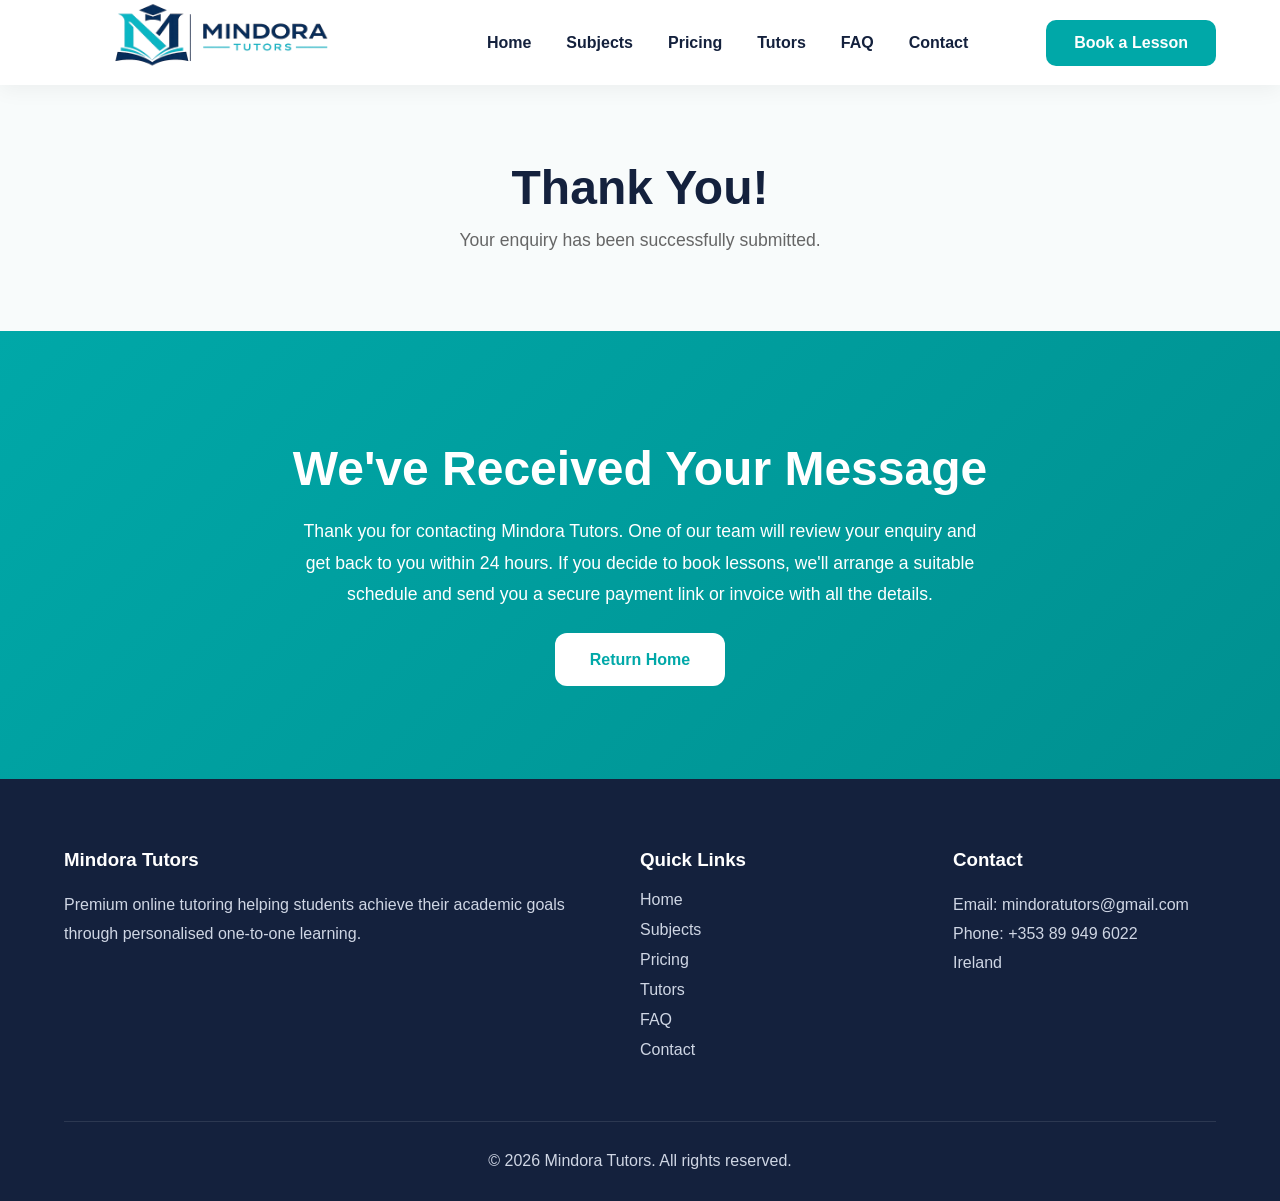
<file: thank-you.html>
<!DOCTYPE html>
<html lang="en">
<head>
    <meta charset="UTF-8">
    <meta name="viewport" content="width=device-width, initial-scale=1.0">
    <title>Thank You | Mindora Tutors</title>
    <link rel="stylesheet" href="css/style.css">
    <link rel="icon" type="image/png" href="images/favicon.png">
</head>

<body>

<header class="navbar">
    <div class="container">
        <div class="nav-container">

            <a href="index.html" class="logo">
                <img src="images/logo.png" alt="Mindora Tutors Logo">
            </a>

            <!-- Hamburger Menu Button -->
            <button class="menu-toggle" id="menu-toggle">
                ☰
            </button>

            <nav id="nav-menu">
                <ul class="nav-links">
                    <li><a href="index.html">Home</a></li>
                    <li><a href="subjects.html">Subjects</a></li>
                    <li><a href="pricing.html">Pricing</a></li>
                    <li><a href="tutors.html">Tutors</a></li>
                    <li><a href="faq.html">FAQ</a></li>
                    <li><a href="contact.html">Contact</a></li>
                </ul>
            </nav>

            <a href="contact.html" class="book-btn desktop-btn">
                Book a Lesson
            </a>

        </div>
    </div>
</header>
<section class="page-hero">
    <div class="container">
        <h1>Thank You!</h1>
        <p>Your enquiry has been successfully submitted.</p>
    </div>
</section>

<section class="cta">
    <div class="container">

        <h2>We've Received Your Message</h2>

        <p>
            Thank you for contacting Mindora Tutors.
            One of our team will review your enquiry and get back to you within 24 hours.
            If you decide to book lessons, we'll arrange a suitable schedule and send you a secure payment link or invoice with all the details.
        </p>

        <a href="index.html" class="primary-btn">Return Home</a>

    </div>
</section>

<footer class="footer">

    <div class="container">

        <div class="footer-grid">

            <div>
                <h3>Mindora Tutors</h3>
                <p>
                    Premium online tutoring helping students achieve their academic goals through personalised one-to-one learning.
                </p>
            </div>

            <div>
                <h3>Quick Links</h3>
                <ul>
                    <li><a href="index.html">Home</a></li>
                    <li><a href="subjects.html">Subjects</a></li>
                    <li><a href="pricing.html">Pricing</a></li>
                    <li><a href="tutors.html">Tutors</a></li>
                    <li><a href="faq.html">FAQ</a></li>
                    <li><a href="contact.html">Contact</a></li>
                </ul>
            </div>

            <div>
                <h3>Contact</h3>
                <p>Email: mindoratutors@gmail.com</p>
                <p>Phone: +353 89 949 6022</p>
                <p>Ireland</p>
            </div>

        </div>

        <div class="footer-bottom">
            <p>&copy; 2026 Mindora Tutors. All rights reserved.</p>
        </div>

    </div>

</footer>
<script src="js/script.js"></script>

</body>
</html>
</file>
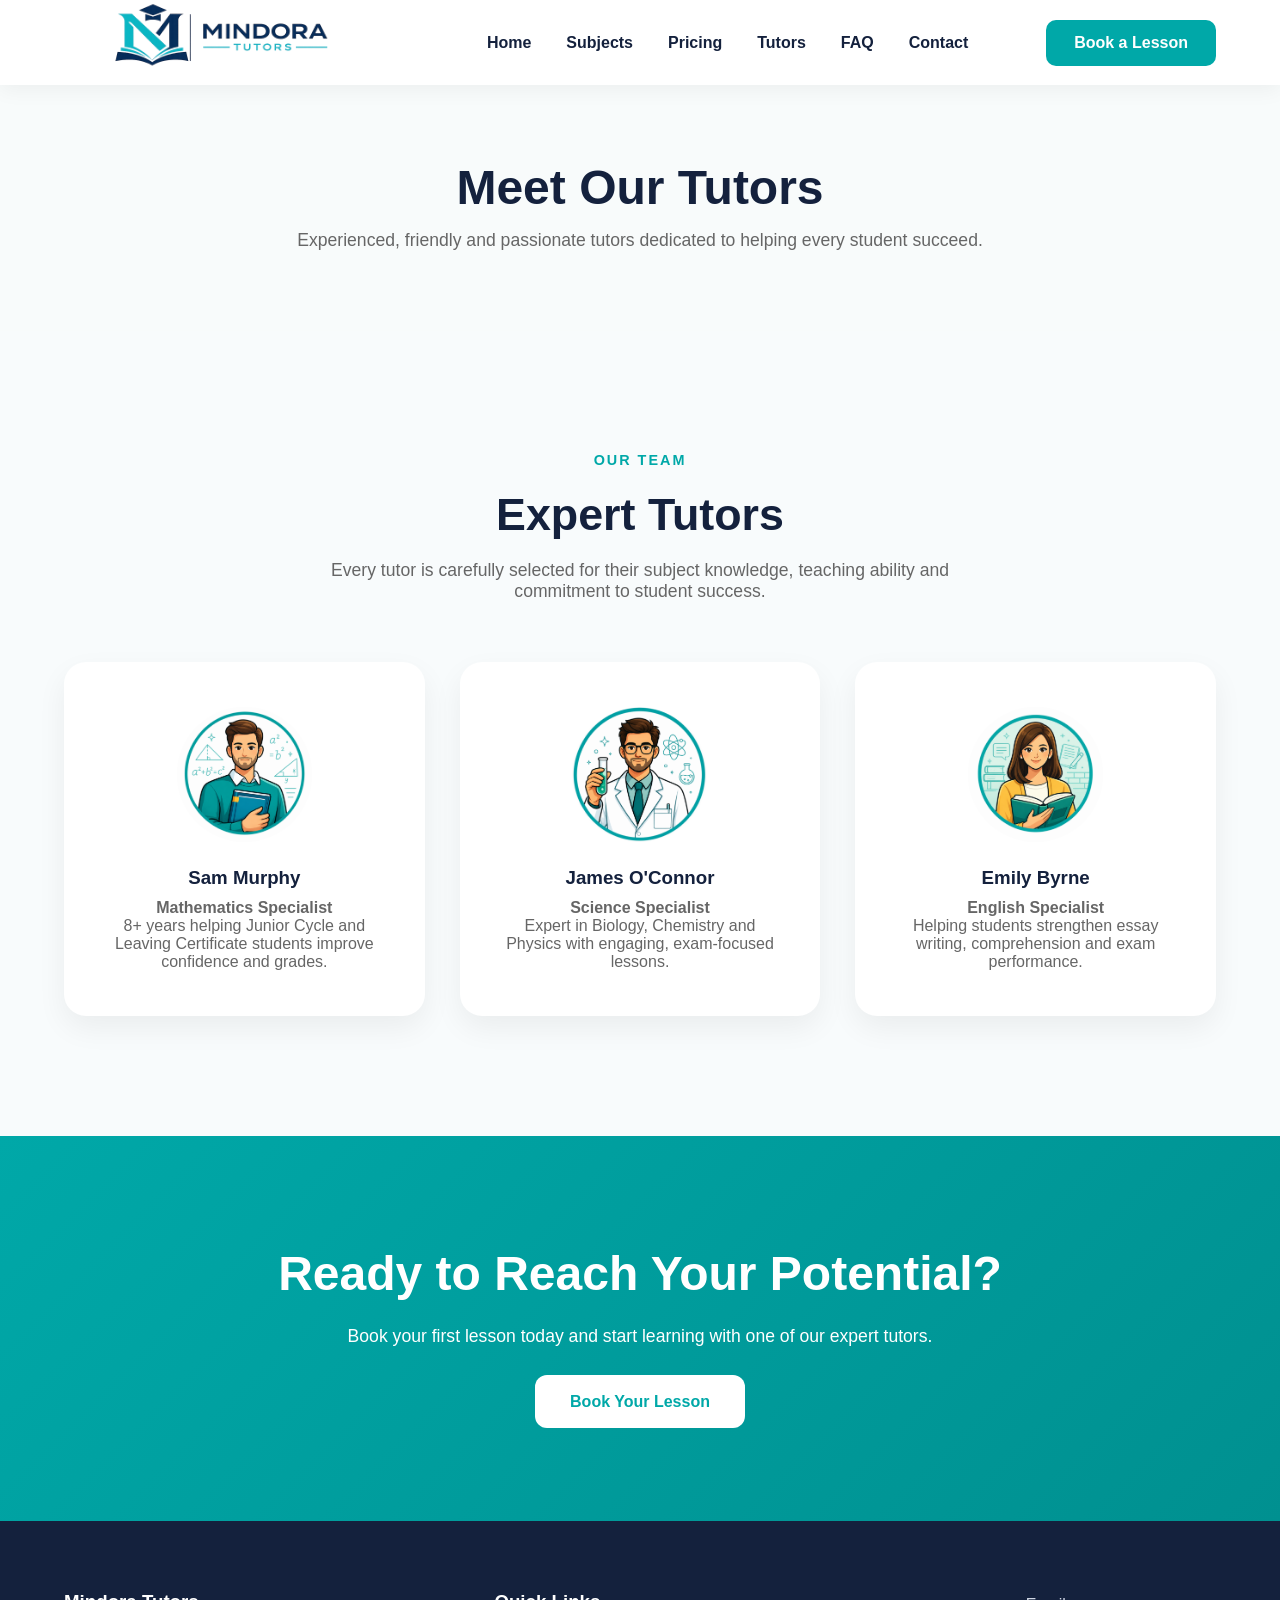
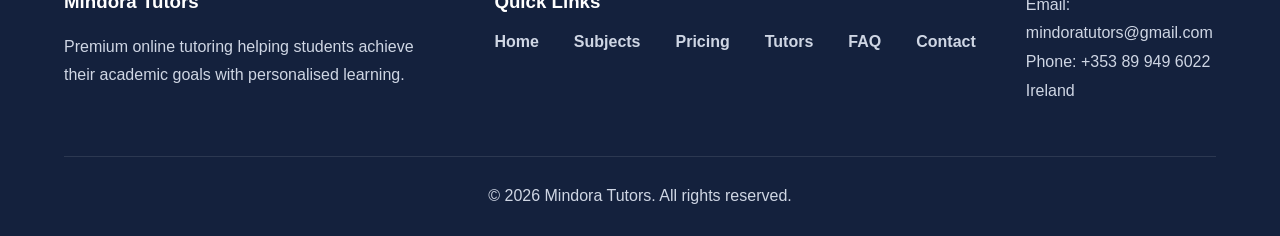
<file: tutors.html>
<!DOCTYPE html>
<html lang="en">
<head>
    <meta charset="UTF-8">
    <meta name="viewport" content="width=device-width, initial-scale=1.0">
    <title>Our Tutors | Mindora Tutors</title>

    <link rel="stylesheet" href="css/style.css">
    <link rel="icon" type="image/png" href="images/favicon.png">
</head>

<body>

<header class="navbar">
    <div class="container">
        <div class="nav-container">

            <a href="index.html" class="logo">
                <img src="images/logo.png" alt="Mindora Tutors Logo">
            </a>

            <!-- Hamburger Menu Button -->
            <button class="menu-toggle" id="menu-toggle">
                ☰
            </button>

            <nav id="nav-menu">
                <ul class="nav-links">
                    <li><a href="index.html">Home</a></li>
                    <li><a href="subjects.html">Subjects</a></li>
                    <li><a href="pricing.html">Pricing</a></li>
                    <li><a href="tutors.html">Tutors</a></li>
                    <li><a href="faq.html">FAQ</a></li>
                    <li><a href="contact.html">Contact</a></li>
                </ul>
            </nav>

            <a href="contact.html" class="book-btn desktop-btn">
                Book a Lesson
            </a>

        </div>
    </div>
</header>
<section class="page-hero">
    <div class="container">
        <h1>Meet Our Tutors</h1>
        <p>Experienced, friendly and passionate tutors dedicated to helping every student succeed.</p>
    </div>
</section>

<section class="tutors">

    <div class="container">

        <div class="section-heading">
            <span>OUR TEAM</span>
            <h2>Expert Tutors</h2>
            <p>Every tutor is carefully selected for their subject knowledge, teaching ability and commitment to student success.</p>
        </div>

        <div class="tutor-grid">

            <div class="tutor-card">
                <img src="images/maths-tutor.png" alt="Mathematics Tutor" class="tutor-avatar">
                <h3>Sam Murphy</h3>
                <p><strong>Mathematics Specialist</strong></p>
                <p>8+ years helping Junior Cycle and Leaving Certificate students improve confidence and grades.</p>
            </div>

            <div class="tutor-card">
                <img src="images/science-tutor.png" alt="Science Tutor" class="tutor-avatar">
                <h3>James O'Connor</h3>
                <p><strong>Science Specialist</strong></p>
                <p>Expert in Biology, Chemistry and Physics with engaging, exam-focused lessons.</p>
            </div>

            <div class="tutor-card">
                <img src="images/english-tutor.png" alt="English Tutor" class="tutor-avatar">
                <h3>Emily Byrne</h3>
                <p><strong>English Specialist</strong></p>
                <p>Helping students strengthen essay writing, comprehension and exam performance.</p>
            </div>

        </div>

    </div>

</section>

<section class="cta">
    <div class="container">
        <h2>Ready to Reach Your Potential?</h2>
        <p>Book your first lesson today and start learning with one of our expert tutors.</p>

        <a href="contact.html" class="primary-btn">Book Your Lesson</a>
    </div>
</section>

<footer class="footer">
    <div class="container">

        <div class="footer-grid">

            <div>
                <h3>Mindora Tutors</h3>
                <p>Premium online tutoring helping students achieve their academic goals with personalised learning.</p>
            </div>

            <div>
                <h3>Quick Links</h3>
                <ul>
                    <ul class="nav-links">
    <li><a href="index.html">Home</a></li>
    <li><a href="subjects.html">Subjects</a></li>
    <li><a href="pricing.html" class="active">Pricing</a></li>
    <li><a href="tutors.html">Tutors</a></li>
    <li><a href="faq.html">FAQ</a></li>
    <li><a href="contact.html">Contact</a></li>
</ul>
                </ul>
            </div>

            <div>
                <p>Email: mindoratutors@gmail.com</p>
            <p>Phone: +353 89 949 6022</p>
            <p>Ireland</p>
            </div>

        </div>

        <div class="footer-bottom">
            <p>&copy; 2026 Mindora Tutors. All rights reserved.</p>
        </div>

    </div>
</footer>
<script src="js/script.js"></script>

</body>
</html>
</file>
<file: css/style.css>
*{
    margin:0;
    padding:0;
    box-sizing:border-box;
}

html,
body{
    overflow-x:hidden;
    width:100%;
}

body{
    font-family:'Inter',sans-serif;
    background:#f8fbfc;
    color:#14213d;
}
.container{
    width:90%;
    max-width:1300px;
    margin:auto;
}

a{
    text-decoration:none;
    color:inherit;
}

ul{
    list-style:none;
}

/* NAVBAR */

.navbar{
    width:100%;
    position:fixed;
    top:0;
    left:0;
    background:white;
    box-shadow:0 5px 20px rgba(0,0,0,.05);
    z-index:1000;
}

.nav-container{
    display:flex;
    justify-content:space-between;
    align-items:center;
    height:85px;
}

.logo{
    display:flex;
    align-items:center;
    gap:12px;
    font-size:1.5rem;
    font-weight:700;
    color:#008b8b;
}

.logo img{
    height:230px;
    width:auto;
    display:block;
}


.nav-links{
    display:flex;
    gap:35px;
}

.nav-links a{
    font-weight:600;
    transition:.3s;
}

.nav-links a:hover{
    color:#00a8a8;
}

.book-btn{
    background:#00a8a8;
    color:white;
    padding:14px 28px;
    border-radius:10px;
    font-weight:700;
    transition:.3s;
}

.book-btn:hover{
    background:#007d7d;
}
/* HERO */

.hero{

    padding-top:170px;
    padding-bottom:120px;

    background:linear-gradient(180deg,#f8fbfc,#ffffff);

}

.hero-content{

    display:flex;
    justify-content:space-between;
    align-items:center;
    gap:80px;

}

.hero-left{

    flex:1;

}

.hero-tag{

    display:inline-block;

    background:#e7fbfb;

    color:#00a8a8;

    padding:12px 18px;

    border-radius:50px;

    font-weight:600;

    margin-bottom:25px;

}

.hero h1{

    font-size:4rem;

    line-height:1.1;

    margin-bottom:25px;

}

.hero h1 span{

    color:#00a8a8;

}

.hero p{

    font-size:1.2rem;

    color:#666;

    max-width:600px;

    margin-bottom:35px;

}

.hero-buttons{

    display:flex;

    gap:20px;

}

.primary-btn{

    background:#00a8a8;

    color:white;

    padding:18px 35px;

    border-radius:12px;

    font-weight:700;

}

.secondary-btn{

    border:2px solid #00a8a8;

    color:#00a8a8;

    padding:18px 35px;

    border-radius:12px;

    font-weight:700;

}

.hero-right{

    flex:1;

    display:flex;

    justify-content:center;

}

.hero-card{

    width:400px;

    background:white;

    border-radius:25px;

    padding:50px;

    box-shadow:0 25px 60px rgba(0,0,0,.08);

}

.hero-card h3{

    font-size:2rem;

    margin-bottom:20px;

    color:#00a8a8;

}
/* TRUST SECTION */

.trust{

    background:#ffffff;

    padding:80px 0;

}

.trust-container{

    display:grid;

    grid-template-columns:repeat(4,1fr);

    gap:25px;

}

.trust-item{

    background:white;

    border-radius:20px;

    padding:40px;

    text-align:center;

    box-shadow:0 10px 30px rgba(0,0,0,.05);

    transition:.3s;

}

.trust-item:hover{

    transform:translateY(-8px);

}

.trust-item h2{

    color:#00A8A8;

    font-size:2rem;

    margin-bottom:10px;

}

.trust-item p{

    color:#666;

}
.stat{

    background:#f8fbfc;

    border-radius:16px;

    padding:20px;

    margin-bottom:20px;

}

.stat:last-child{

    margin-bottom:0;

}

.stat h2{

    color:#00A8A8;

    font-size:2rem;

    margin-bottom:8px;

}

.stat p{

    color:#666;

    margin:0;

}
/* SUBJECTS */

.subjects{

    padding:100px 0;

    background:#f8fbfc;

}

.section-heading{

    text-align:center;

    margin-bottom:60px;

}

.section-heading span{

    color:#00A8A8;

    font-weight:700;

    letter-spacing:2px;

    font-size:.9rem;

}

.section-heading h2{

    font-size:2.8rem;

    margin:20px 0;

    color:#14213D;

}

.section-heading p{

    color:#666;

    max-width:700px;

    margin:auto;

    font-size:1.1rem;

}

.subjects-grid{

    display:grid;

    grid-template-columns:repeat(4,1fr);

    gap:25px;

}

.subject-card{

    background:white;

    border-radius:18px;

    padding:30px;

    text-align:center;

    font-size:1.1rem;

    font-weight:600;

    box-shadow:0 10px 30px rgba(0,0,0,.05);

    transition:.3s;

    cursor:pointer;

}

.subject-card:hover{

    transform:translateY(-8px);

    background:#00A8A8;

    color:white;

}
/* WHY MINDORA */

.why-mindora{

    background:white;

    padding:110px 0;

}

.why-container{

    display:grid;

    grid-template-columns:1fr 1fr;

    gap:80px;

    align-items:center;

}

.why-left span{

    color:#00A8A8;

    font-weight:700;

    letter-spacing:2px;

    font-size:.9rem;

}

.why-left h2{

    font-size:3rem;

    color:#14213D;

    margin:20px 0;

}

.why-left p{

    color:#666;

    font-size:1.1rem;

    line-height:1.8;

}

.why-right{

    display:grid;

    gap:25px;

}

.feature-card{

    background:#F8FBFC;

    border-radius:20px;

    padding:28px;

    font-size:1.15rem;

    font-weight:600;

    box-shadow:0 10px 30px rgba(0,0,0,.05);

    transition:.3s;

}

.feature-card:hover{

    background:#00A8A8;

    color:white;

    transform:translateX(10px);

}
/* TESTIMONIALS */

.testimonials{

    background:#F8FBFC;

    padding:110px 0;

    text-align:center;

}

.testimonials h2{

    font-size:3rem;

    color:#14213D;

    margin:20px 0 60px;

}

.testimonial-grid{

    display:grid;

    grid-template-columns:repeat(3,1fr);

    gap:30px;

}

.testimonial-card{

    background:white;

    padding:40px;

    border-radius:20px;

    box-shadow:0 12px 30px rgba(0,0,0,.06);

    transition:.3s;

}

.testimonial-card:hover{

    transform:translateY(-10px);

}

.testimonial-card p{

    color:#666;

    line-height:1.8;

    font-style:italic;

    margin-bottom:25px;

}

.testimonial-card h4{

    color:#00A8A8;

}
/* PRICING */

.pricing{

    padding:120px 0;

    text-align:center;

}

.pricing h2{

    font-size:3rem;

    margin:20px 0;

}

.pricing-subtitle{

    color:#666;

    margin-bottom:60px;

}

.pricing-grid{

    display:grid;

    grid-template-columns:repeat(3,1fr);

    gap:35px;

}

.price-card{

    background:white;

    border-radius:24px;

    padding:50px 40px;

    box-shadow:0 15px 40px rgba(0,0,0,.07);

    transition:.3s;

    position:relative;

}

.price-card:hover{

    transform:translateY(-10px);

}

.featured{

    border:3px solid #00A8A8;

}

.popular{

    position:absolute;

    top:-15px;

    left:50%;

    transform:translateX(-50%);

    background:#00A8A8;

    color:white;

    padding:8px 18px;

    border-radius:30px;

    font-size:.9rem;

    font-weight:700;

}

.price{

    font-size:3rem;

    color:#00A8A8;

    font-weight:700;

    margin:25px 0;

}

.price span{

    font-size:1rem;

    color:#666;

}

.price-card ul{

    list-style:none;

    padding:0;

    margin:35px 0;

}

.price-card li{

    margin:15px 0;

    color:#555;

}
/* TUTORS */

.tutors{

    padding:120px 0;

    background:#F8FBFC;

    text-align:center;

}

.section-description{

    color:#666;

    margin:20px auto 60px;

    max-width:650px;

}

.tutor-grid{

    display:grid;

    grid-template-columns:repeat(3,1fr);

    gap:35px;

}

.tutor-card{

    background:white;

    padding:45px;

    border-radius:22px;

    box-shadow:0 12px 30px rgba(0,0,0,.06);

    transition:.3s;

}

.tutor-card:hover{

    transform:translateY(-10px);

}

.tutor-avatar{

    width:135px;
    height:135px;
    border-radius:50%;
    object-fit:cover;
    object-position:center;
    display:block;
    margin:0 auto 25px;
}


.tutor-card h3{

    margin-bottom:10px;

    color:#14213D;

}

.tutor-card p{

    color:#666;

}
/* FAQ */

.faq{

    padding:120px 0;

    text-align:center;

}

.faq-container{

    max-width:900px;

    margin:60px auto 0;

}

.faq-item{

    background:white;

    padding:30px;

    margin-bottom:25px;

    border-radius:18px;

    text-align:left;

    box-shadow:0 12px 30px rgba(0,0,0,.06);

    transition:.3s;

}

.faq-item:hover{

    transform:translateY(-6px);

}

.faq-item h3{

    color:#14213D;

    margin-bottom:15px;

}

.faq-item p{

    color:#666;

    line-height:1.7;

}
/* CALL TO ACTION */

.cta{

    background:linear-gradient(135deg,#00A8A8,#009090);

    color:white;

    text-align:center;

    padding:110px 20px;

}

.cta h2{

    font-size:3rem;

    margin-bottom:20px;

}

.cta p{

    max-width:700px;

    margin:0 auto 40px;

    line-height:1.8;

    font-size:1.1rem;

}

.cta .primary-btn{

    background:white;

    color:#00A8A8;

}

.cta .primary-btn:hover{

    background:#14213D;

    color:white;

}
/* FOOTER */

.footer{

    background:#14213D;

    color:white;

    padding:70px 0 0;

}

.footer-grid{

    display:grid;

    grid-template-columns:2fr 1fr 1fr;

    gap:50px;

}

.footer h3,
.footer h4{

    margin-bottom:20px;

}

.footer p{

    color:#cfd6e4;

    line-height:1.8;

}

.footer ul{

    list-style:none;

    padding:0;

}

.footer li{

    margin-bottom:12px;

}

.footer a{

    color:#cfd6e4;

    text-decoration:none;

    transition:.3s;

}

.footer a:hover{

    color:#00A8A8;

}

.footer-bottom{

    border-top:1px solid rgba(255,255,255,.1);

    margin-top:50px;

    text-align:center;

    padding:25px 0;

    color:#cfd6e4;

}
/* ===========================
   RESPONSIVE DESIGN
=========================== */

@media (max-width: 992px){

    .hero,
    .why-container,
    .footer-grid{
        grid-template-columns:1fr;
        text-align:center;
    }

    .stats-grid,
    .subjects-grid,
    .testimonial-grid,
    .pricing-grid,
    .tutor-grid{
        grid-template-columns:repeat(2,1fr);
    }

    nav{
        flex-wrap:wrap;
    }

}

@media (max-width:768px){

    .stats-grid,
    .subjects-grid,
    .testimonial-grid,
    .pricing-grid,
    .tutor-grid{
        grid-template-columns:1fr;
    }

    h1{
        font-size:2.6rem;
    }

    h2{
        font-size:2rem;
    }

    .nav-links{
        display:flex;
    }

    .logo img{
        height:70px;
    }

}
/* SCROLL ANIMATIONS */

.fade-in{

    opacity:0;

    transform:translateY(40px);

    transition:all .8s ease;

}

.fade-in.show{

    opacity:1;

    transform:translateY(0);

}
.page-hero{
    padding:160px 0 80px;
    text-align:center;
    background:#f8fbfb;
}

.page-hero h1{
    font-size:3rem;
    margin-bottom:15px;
}

.page-hero p{
    font-size:1.1rem;
    color:#666;
}
.pricing{
    padding:80px 0;
}

.pricing-grid{
    display:grid;
    grid-template-columns:repeat(auto-fit,minmax(300px,1fr));
    gap:40px;
}

.price-card{
    background:#fff;
    border-radius:20px;
    padding:40px;
    text-align:center;
    box-shadow:0 10px 30px rgba(0,0,0,.08);
}

.price-card.featured{
    border:3px solid #00b8b8;
}

.price-card h2{
    font-size:3rem;
    color:#00b8b8;
    margin:15px 0;
}

.price-card ul{
    list-style:none;
    padding:25px 0;
}

.price-card ul li{
    margin:12px 0;
}
/* GROUP TUTORING & FAMILY DISCOUNT */

.group-box,
.family-box{
    background:#ffffff;
    padding:40px;
    border-radius:18px;
    margin-top:40px;
    box-shadow:0 8px 25px rgba(0,0,0,.08);
    text-align:center;
}

.group-box h2,
.family-box h2{
    color:#00a8a8;
    margin-bottom:15px;
}

.group-box p,
.family-box p{
    color:#666;
    margin-bottom:20px;
}

.group-box ul,
.family-box ul{
    list-style:none;
    padding:0;
    margin:0;
}

.group-box li,
.family-box li{
    padding:10px 0;
    font-size:17px;
    border-bottom:1px solid #eee;
}

.group-box li:last-child,
.family-box li:last-child{
    border-bottom:none;
}
/* =========================
   MOBILE RESPONSIVE
========================= */

@media (max-width: 992px) {

    .nav-container{
        display:flex;
        justify-content:space-between;
        align-items:center;
        flex-direction:row;
        gap:0;
        text-align:left;
    }

    .nav-links{
        flex-wrap:wrap;
        justify-content:center;
        gap:20px;
    }

    .hero-content,
    .about-content,
    .contact-content,
    .footer-grid,
    .subjects-grid,
    .pricing-grid,
    .tutors-grid,
    .faq-container,
    .features-grid,
    .cta-content{
        grid-template-columns:1fr !important;
        flex-direction:column;
    }

    .hero{
        text-align:center;
        padding:80px 20px;
    }

    .hero h1{
        font-size:2.5rem;
    }

    .hero p{
        font-size:1rem;
    }

    .hero img{
        width:100%;
        max-width:450px;
        margin:auto;
        display:block;
    }

    .page-hero{
        padding:80px 20px;
    }

    .page-hero h1{
        font-size:2.5rem;
    }

    .section-heading h2{
        font-size:2rem;
    }

    .book-btn,
    .primary-btn{
        width:100%;
        display:block;
        text-align:center;
    }

    .pricing-card,
    .subject-card,
    .tutor-card,
    .faq-item{
        width:100%;
    }

}

@media (max-width:768px){

    .container{
        width:90%;
    }

    h1{
        font-size:2.2rem;
    }

    h2{
        font-size:1.8rem;
    }

    p{
        font-size:0.95rem;
    }

    .footer{
        text-align:center;
    }

    .footer-grid{
        gap:30px;
    }

    input,
    textarea,
    select{
        width:100%;
    }

}

@media (max-width:480px){

    .hero h1,
    .page-hero h1{
        font-size:2rem;
    }

    .section-heading h2{
        font-size:1.6rem;
    }

    .nav-links{
        gap:15px;
        font-size:0.9rem;
    }

    .book-btn,
    .primary-btn{
        padding:14px;
    }

}
/* ===========================
   MOBILE NAVIGATION
=========================== */

.menu-toggle {
    display: none;
    background: none;
    border: none;
    font-size: 2rem;
    cursor: pointer;
    color: #222;
}

.desktop-btn {
    display: inline-block;
}

@media (max-width: 768px) {

    .menu-toggle {
        display: block;
    }

    .desktop-btn {
        display: none;
    }

    .navbar {
    overflow:visible;
}

.nav-container {
    display:flex;
    justify-content:space-between;
    align-items:center;
    position:relative;
    height:85px;
    width:100%;
}

    #nav-menu {
        display: none;
        position: absolute;
        top: 100%;
        left: 0;
        width: 100%;
        background: white;
        box-shadow: 0 8px 20px rgba(0,0,0,.08);
        padding: 20px 0;
        z-index: 1000;
    }

    #nav-menu.active {
        display: block;
    }

    #nav-menu .nav-links {
        display: flex;
        flex-direction: column;
        align-items: center;
        gap: 18px;
    }

    #nav-menu .nav-links li {
        list-style: none;
    }

    #nav-menu .nav-links a {
        text-decoration: none;
        font-size: 1.1rem;
        color: #222;
        font-weight: 600;
    }
}
@media (max-width: 768px) {

    .trust-container,
    .stats-grid {
        grid-template-columns: 1fr;
    }

}
</file>
